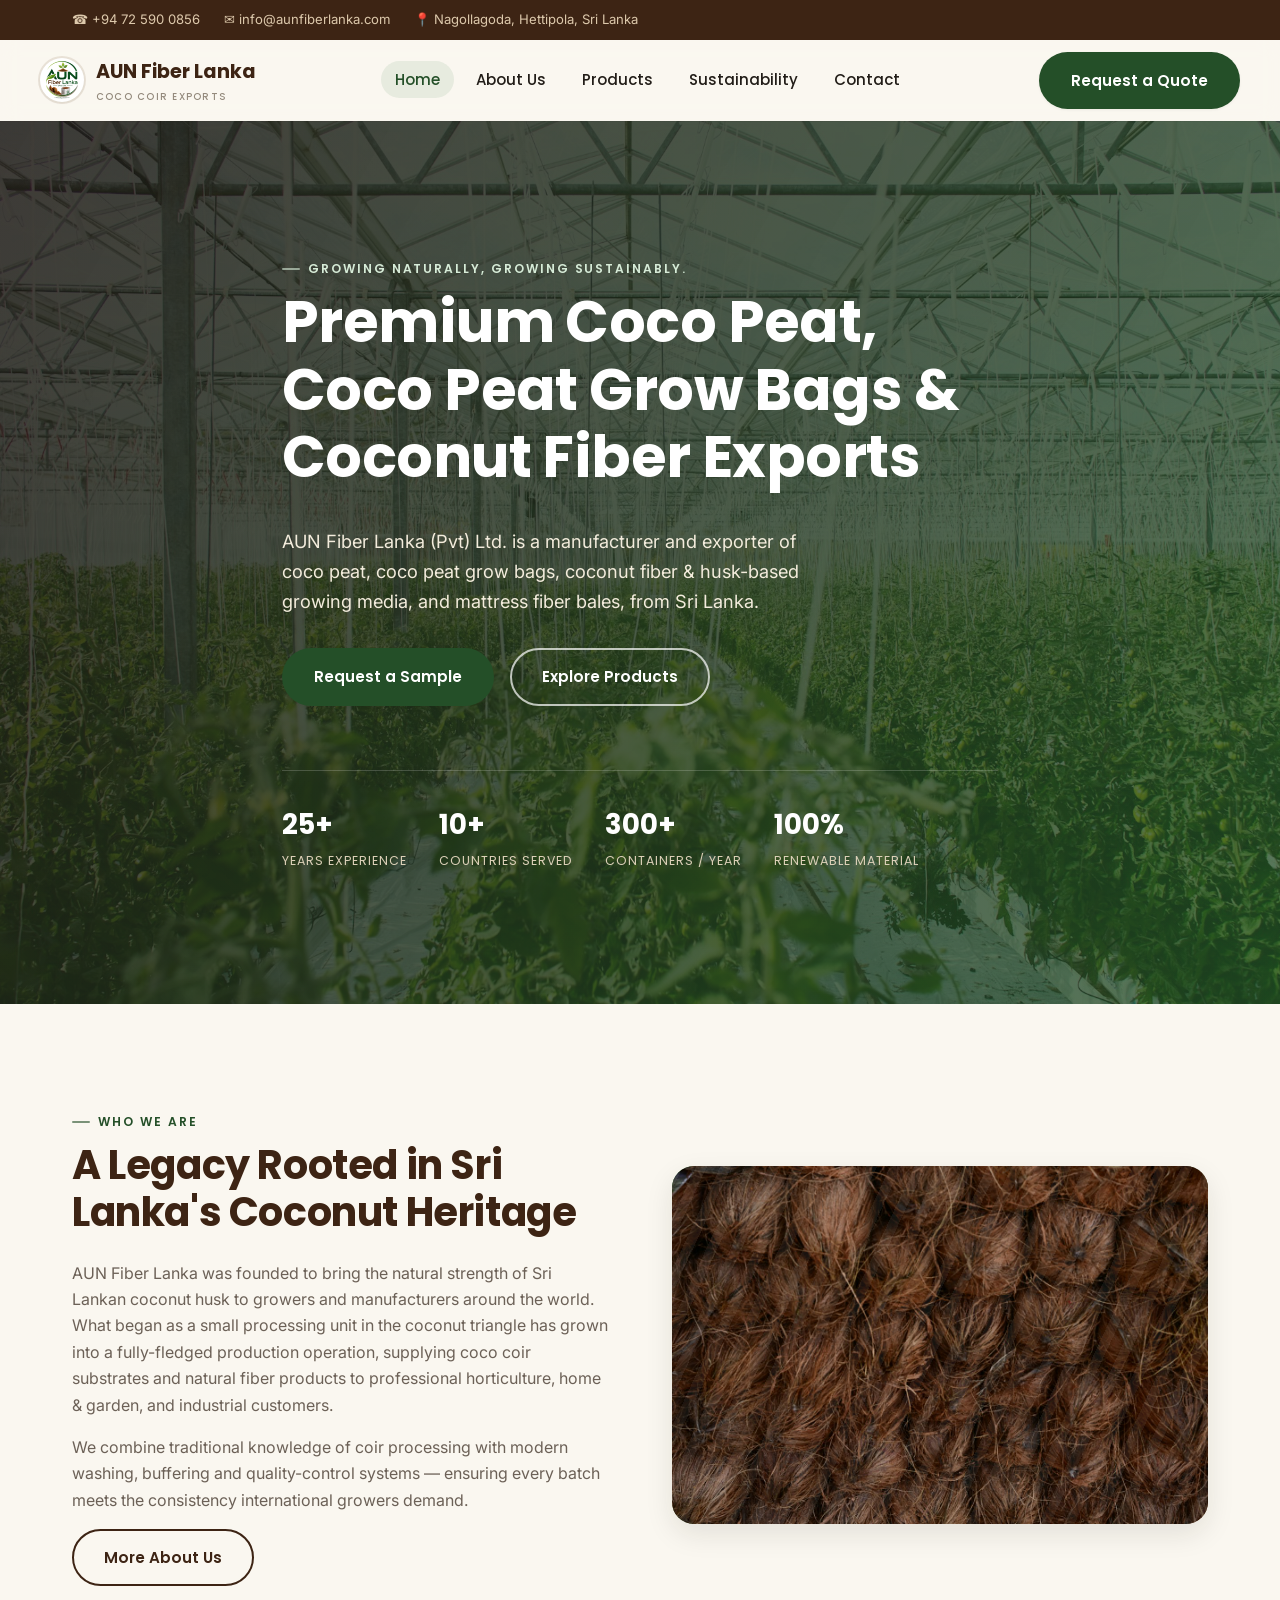
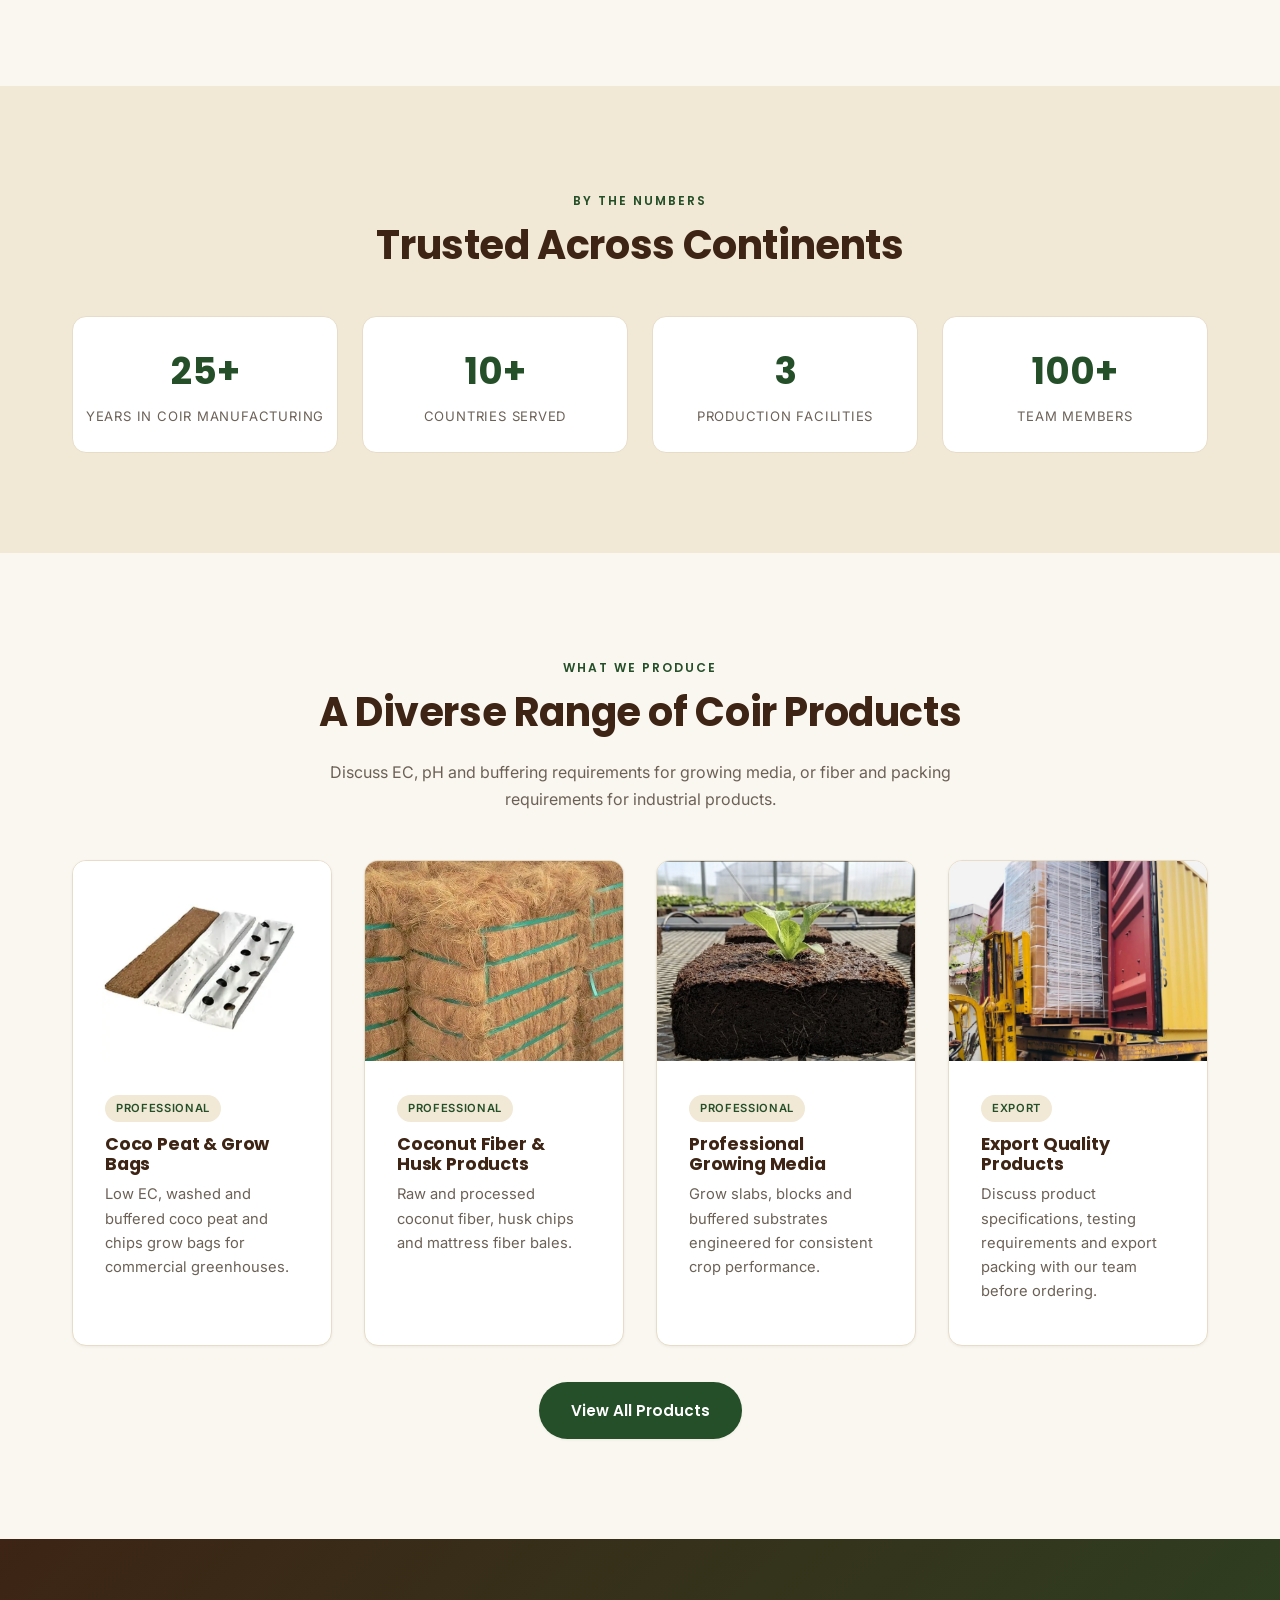
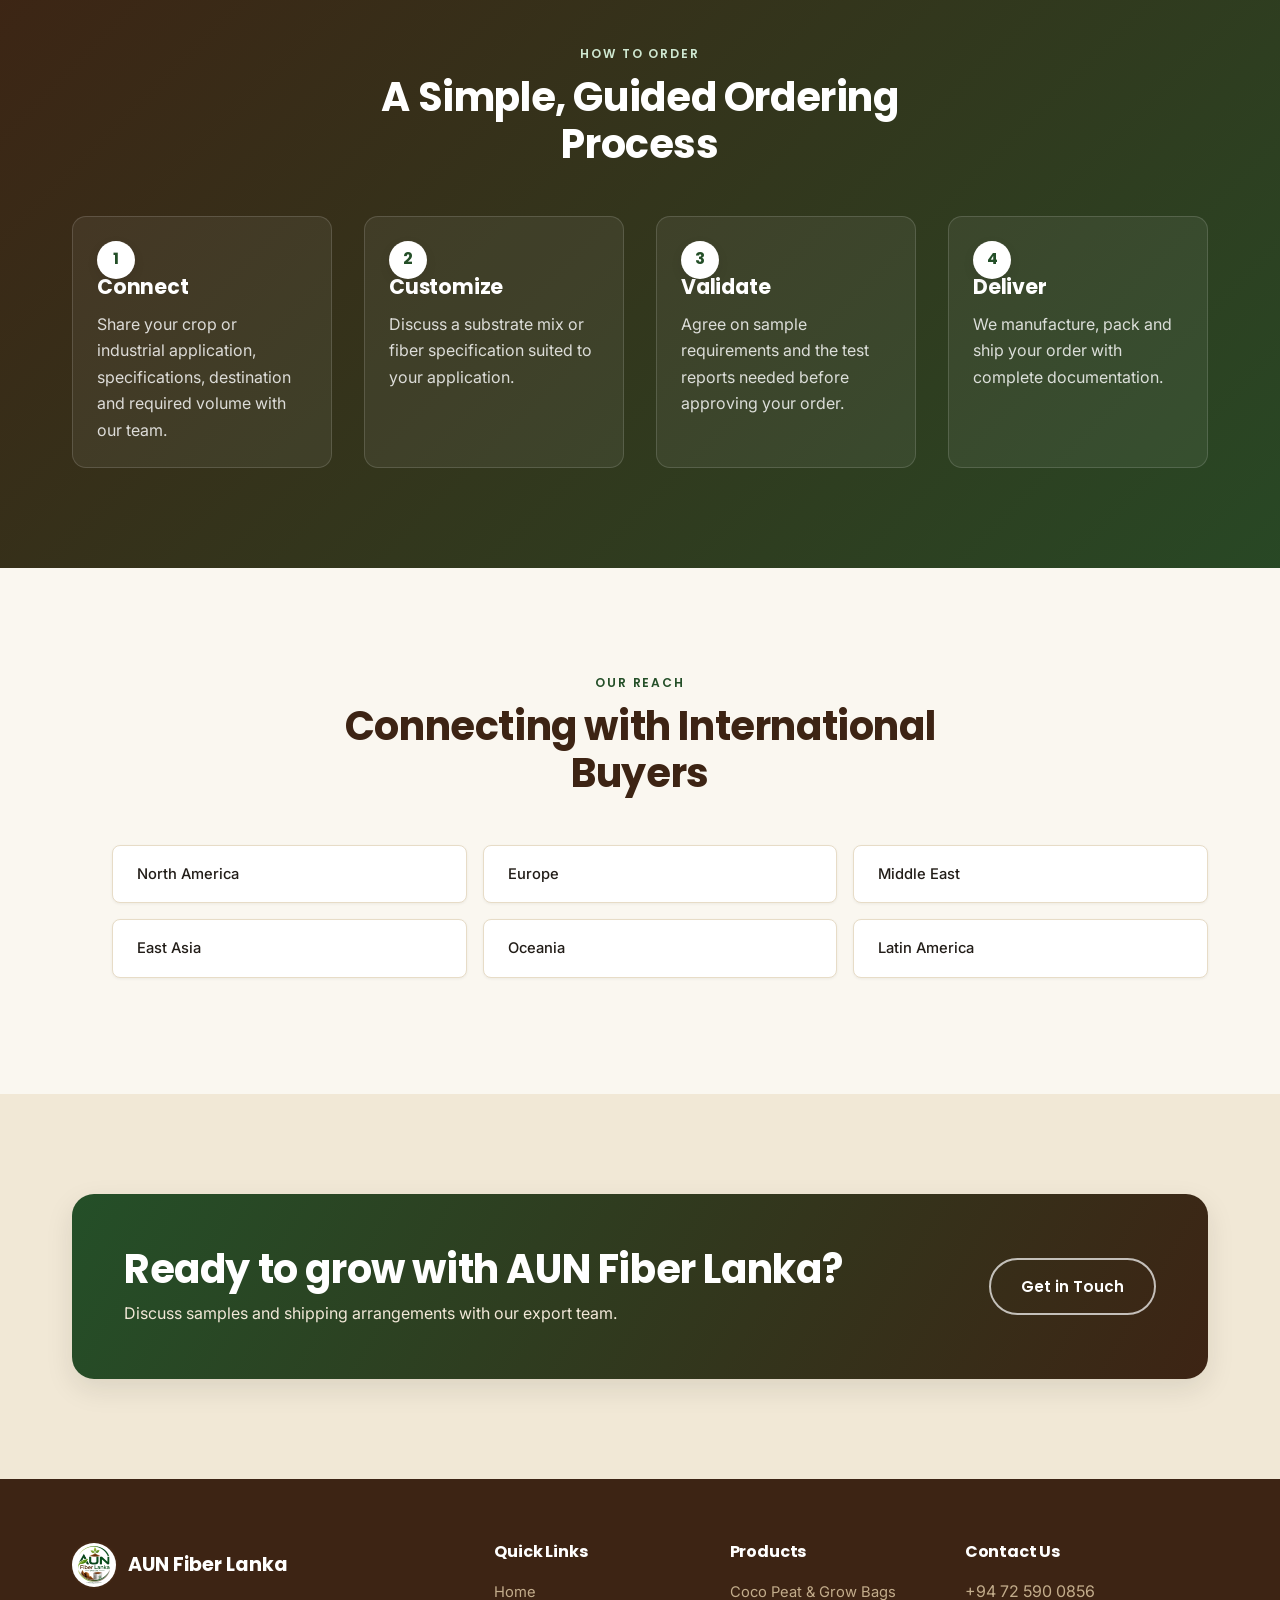
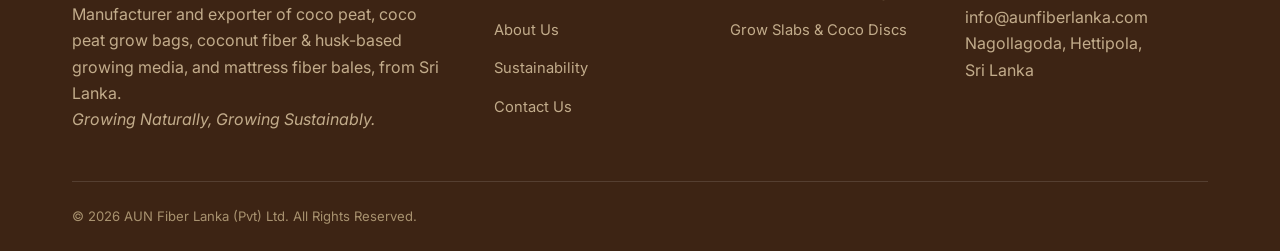
<file: index.html>
<!DOCTYPE html>
<html lang="en">
<head>
<meta charset="UTF-8">
<meta name="viewport" content="width=device-width, initial-scale=1.0">
<title>AUN Fiber Lanka | Sri Lanka's Coco Coir &amp; Fiber Exporter</title>
<meta name="description" content="AUN Fiber Lanka manufactures and exports premium coco coir substrates, coco peat, grow bags and coir fiber products from Sri Lanka's coconut triangle to growers worldwide.">
<link rel="preconnect" href="https://fonts.googleapis.com">
<link href="https://fonts.googleapis.com/css2?family=Poppins:wght@500;600;700;800&family=Inter:wght@400;500;600&display=swap" rel="stylesheet">
<link rel="icon" href="images/favicon.ico">
<link rel="stylesheet" href="css/style.css">
</head>
<body>

<div class="topbar">
  <div class="container">
    <div class="topbar-contacts">
      <span>&#9742; +94 72 590 0856</span>
      <span>&#9993; info@aunfiberlanka.com</span>
      <span>&#128205; Nagollagoda, Hettipola, Sri Lanka</span>
    </div>
  </div>
</div>

<header class="site-header">
  <div class="container nav">
    <a href="index.html" class="brand">
      <img class="brand-mark" src="images/logo.png" alt="AUN Fiber Lanka logo">
      <span>AUN Fiber Lanka<br><small>Coco Coir Exports</small></span>
    </a>
    <nav>
      <ul class="nav-links">
        <li><a href="index.html" class="active">Home</a></li>
        <li><a href="about.html">About Us</a></li>
        <li><a href="products.html">Products</a></li>
        <li><a href="sustainability.html">Sustainability</a></li>
        <li><a href="contact.html">Contact</a></li>
      </ul>
    </nav>
    <div class="nav-cta">
      <a href="contact.html" class="btn btn-primary">Request a Quote</a>
    </div>
    <button class="nav-toggle" aria-label="Toggle menu"><span></span><span></span><span></span></button>
  </div>
</header>

<section class="hero">
  <div class="container">
    <span class="eyebrow" style="color:#d7ecd8;">Growing Naturally, Growing Sustainably.</span>
    <h1>Premium Coco Peat, Coco Peat Grow Bags &amp; Coconut Fiber Exports</h1>
    <p class="lead">AUN Fiber Lanka (Pvt) Ltd. is a manufacturer and exporter of coco peat, coco peat grow bags, coconut fiber &amp; husk-based growing media, and mattress fiber bales, from Sri Lanka.</p>
    <div class="hero-actions">
      <a href="contact.html" class="btn btn-primary">Request a Sample</a>
      <a href="products.html" class="btn btn-outline">Explore Products</a>
    </div>
    <div class="hero-badges">
      <div class="hero-badge"><b>25+</b><span>Years Experience</span></div>
      <div class="hero-badge"><b>10+</b><span>Countries Served</span></div>
      <div class="hero-badge"><b>300+</b><span>Containers / Year</span></div>
      <div class="hero-badge"><b>100%</b><span>Renewable Material</span></div>
    </div>
  </div>
</section>

<section class="section">
  <div class="container split">
    <div>
      <span class="eyebrow">Who We Are</span>
      <h2>A Legacy Rooted in Sri Lanka's Coconut Heritage</h2>
      <p>AUN Fiber Lanka was founded to bring the natural strength of Sri Lankan coconut husk to growers and manufacturers around the world. What began as a small processing unit in the coconut triangle has grown into a fully-fledged production operation, supplying coco coir substrates and natural fiber products to professional horticulture, home &amp; garden, and industrial customers.</p>
      <p>We combine traditional knowledge of coir processing with modern washing, buffering and quality-control systems &mdash; ensuring every batch meets the consistency international growers demand.</p>
      <a href="about.html" class="btn btn-outline-dark">More About Us</a>
    </div>
    <div class="media-block"><img src="images/about-heritage-husk.jpg" alt="Close-up of natural coconut coir fiber"></div>
  </div>
</section>

<section class="section section--sand">
  <div class="container">
    <div class="section-head center">
      <span class="eyebrow">By The Numbers</span>
      <h2>Trusted Across Continents</h2>
    </div>
    <div class="stat-strip">
      <div class="stat"><b>25+</b><span>Years in Coir Manufacturing</span></div>
      <div class="stat"><b>10+</b><span>Countries Served</span></div>
      <div class="stat"><b>3</b><span>Production Facilities</span></div>
      <div class="stat"><b>100+</b><span>Team Members</span></div>
    </div>
  </div>
</section>

<section class="section">
  <div class="container">
    <div class="section-head center">
      <span class="eyebrow">What We Produce</span>
      <h2>A Diverse Range of Coir Products</h2>
      <p>Discuss EC, pH and buffering requirements for growing media, or fiber and packing requirements for industrial products.</p>
    </div>
    <div class="grid grid-4">
      <div class="product-card">
        <div class="product-thumb"><img src="images/home-coco-peat-grow-bags.png" alt="Coco peat slab and grow bags" width="597" height="595" loading="lazy" style="object-fit:contain; background:#fff;"></div>
        <div class="body">
          <span class="tag">Professional</span>
          <h3>Coco Peat &amp; Grow Bags</h3>
          <p>Low EC, washed and buffered coco peat and chips grow bags for commercial greenhouses.</p>
        </div>
      </div>
      <div class="product-card">
        <div class="product-thumb"><img src="images/home-coconut-fiber-bales.webp" alt="Stacked coconut fiber bales secured with green straps" width="1000" height="1000" loading="lazy"></div>
        <div class="body">
          <span class="tag">Professional</span>
          <h3>Coconut Fiber &amp; Husk Products</h3>
          <p>Raw and processed coconut fiber, husk chips and mattress fiber bales.</p>
        </div>
      </div>
      <div class="product-card">
        <div class="product-thumb"><img src="images/home-professional-growing-media.png" alt="Young plant growing in a coir substrate block" width="849" height="643" loading="lazy"></div>
        <div class="body">
          <span class="tag">Professional</span>
          <h3>Professional Growing Media</h3>
          <p>Grow slabs, blocks and buffered substrates engineered for consistent crop performance.</p>
        </div>
      </div>
      <div class="product-card">
        <div class="product-thumb"><img src="images/home-export-container.jpeg" alt="Wrapped export pallet being loaded into a shipping container" width="1200" height="1227" loading="lazy"></div>
        <div class="body">
          <span class="tag">Export</span>
          <h3>Export Quality Products</h3>
          <p>Discuss product specifications, testing requirements and export packing with our team before ordering.</p>
        </div>
      </div>
    </div>
    <div style="text-align:center; margin-top:36px;">
      <a href="products.html" class="btn btn-primary">View All Products</a>
    </div>
  </div>
</section>

<section class="section section--dark">
  <div class="container">
    <div class="section-head center">
      <span class="eyebrow">How To Order</span>
      <h2>A Simple, Guided Ordering Process</h2>
    </div>
    <div class="steps">
      <div class="step">
        <h3>Connect</h3>
        <p>Share your crop or industrial application, specifications, destination and required volume with our team.</p>
      </div>
      <div class="step">
        <h3>Customize</h3>
        <p>Discuss a substrate mix or fiber specification suited to your application.</p>
      </div>
      <div class="step">
        <h3>Validate</h3>
        <p>Agree on sample requirements and the test reports needed before approving your order.</p>
      </div>
      <div class="step">
        <h3>Deliver</h3>
        <p>We manufacture, pack and ship your order with complete documentation.</p>
      </div>
    </div>
  </div>
</section>

<section class="section">
  <div class="container">
    <div class="section-head center">
      <span class="eyebrow">Our Reach</span>
      <h2>Connecting with International Buyers</h2>
    </div>
    <ul class="map-list">
      <li>North America</li>
      <li>Europe</li>
      <li>Middle East</li>
      <li>East Asia</li>
      <li>Oceania</li>
      <li>Latin America</li>
    </ul>
  </div>
</section>

<section class="section section--sand">
  <div class="container">
    <div class="cta-band">
      <div>
        <h2>Ready to grow with AUN Fiber Lanka?</h2>
        <p>Discuss samples and shipping arrangements with our export team.</p>
      </div>
      <a href="contact.html" class="btn btn-outline">Get in Touch</a>
    </div>
  </div>
</section>

<footer class="site-footer">
  <div class="container">
    <div class="footer-grid">
      <div>
        <div class="brand" style="color:white; margin-bottom:14px;">
          <img class="brand-mark" src="images/logo.png" alt="AUN Fiber Lanka logo">
          <span>AUN Fiber Lanka</span>
        </div>
        <p>Manufacturer and exporter of coco peat, coco peat grow bags, coconut fiber &amp; husk-based growing media, and mattress fiber bales, from Sri Lanka. <br><em>Growing Naturally, Growing Sustainably.</em></p>
      </div>
      <div>
        <h4>Quick Links</h4>
        <ul>
          <li><a href="index.html">Home</a></li>
          <li><a href="about.html">About Us</a></li>
          <li><a href="sustainability.html">Sustainability</a></li>
          <li><a href="contact.html">Contact Us</a></li>
        </ul>
      </div>
      <div>
        <h4>Products</h4>
        <ul>
          <li><a href="products.html">Coco Peat &amp; Grow Bags</a></li>
          <li><a href="products.html">Grow Slabs &amp; Coco Discs</a></li>
        </ul>
      </div>
      <div>
        <h4>Contact Us</h4>
        <p>+94 72 590 0856<br>info@aunfiberlanka.com<br>Nagollagoda, Hettipola,<br>Sri Lanka</p>
      </div>
    </div>
    <div class="footer-bottom">
      <span>&copy; <span id="year"></span> AUN Fiber Lanka (Pvt) Ltd. All Rights Reserved.</span>
    </div>
  </div>
</footer>

<script src="js/main.js"></script>
</body>
</html>
</file>
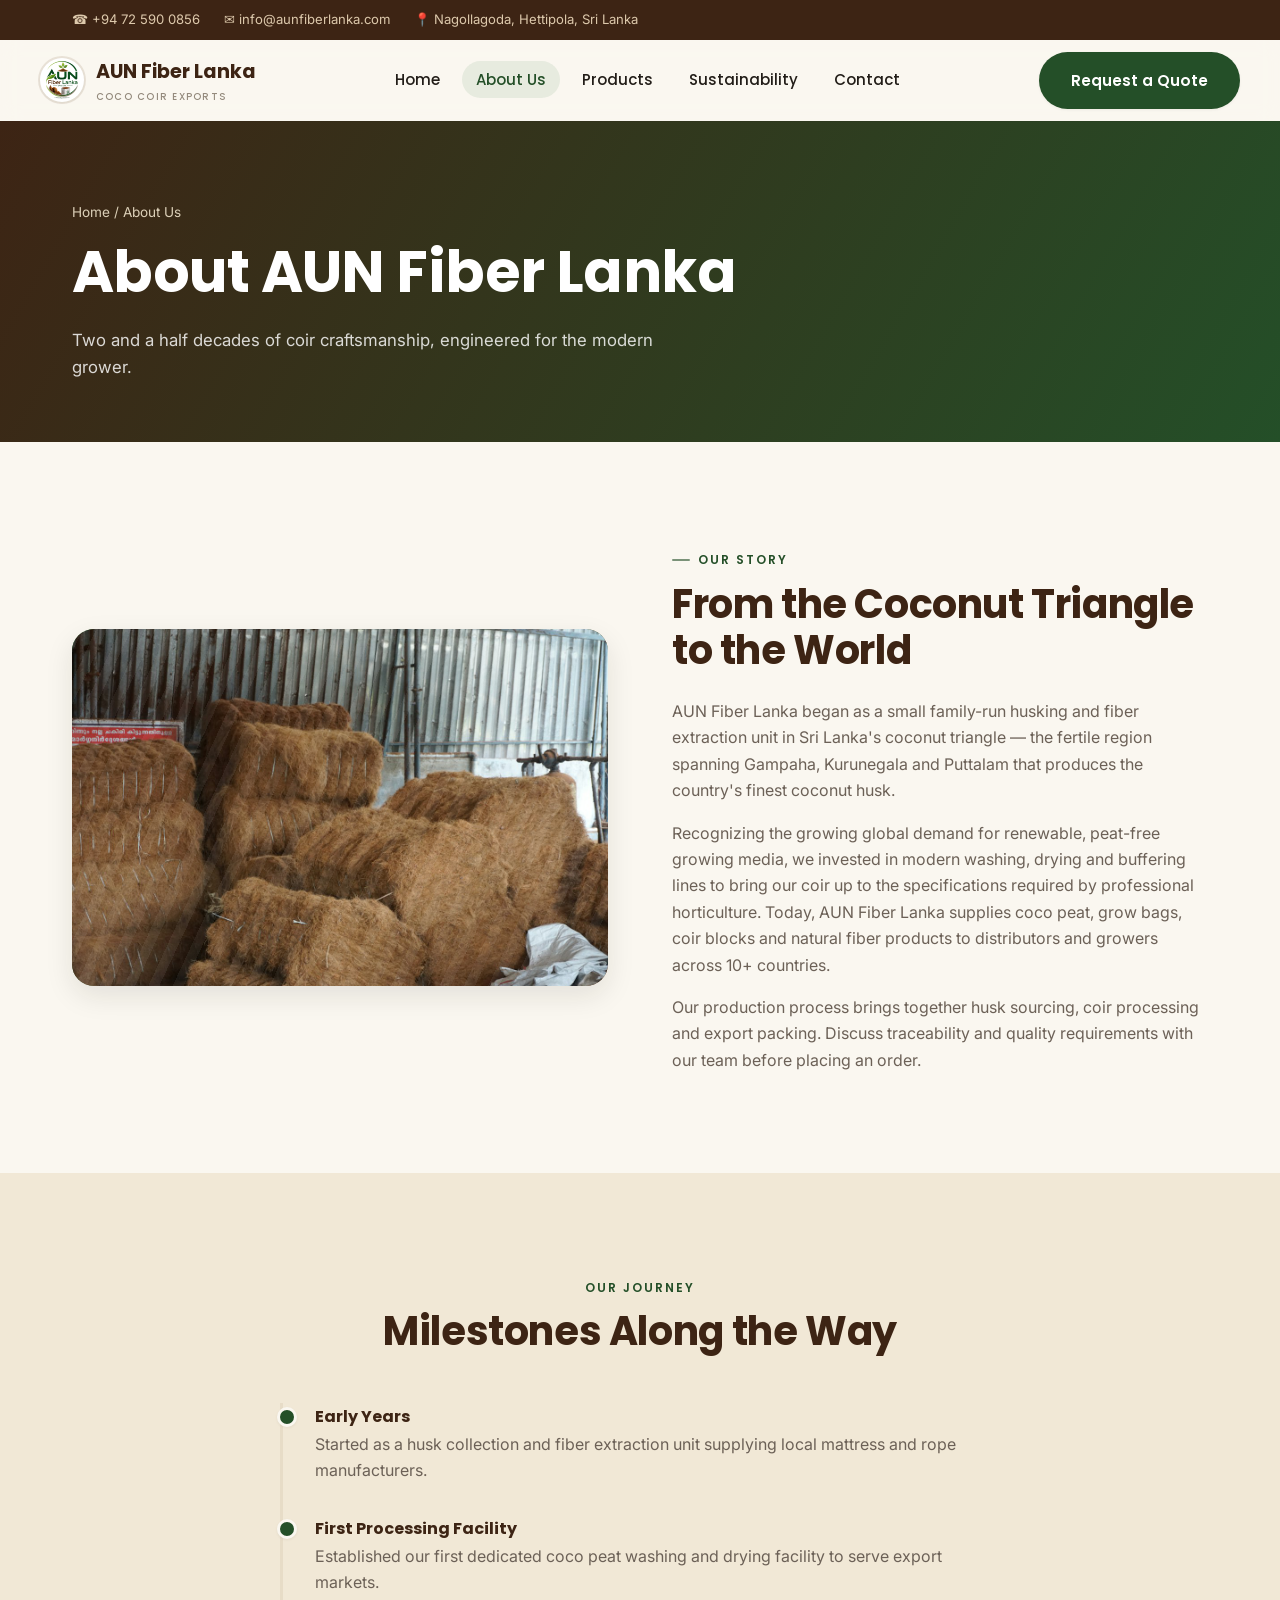
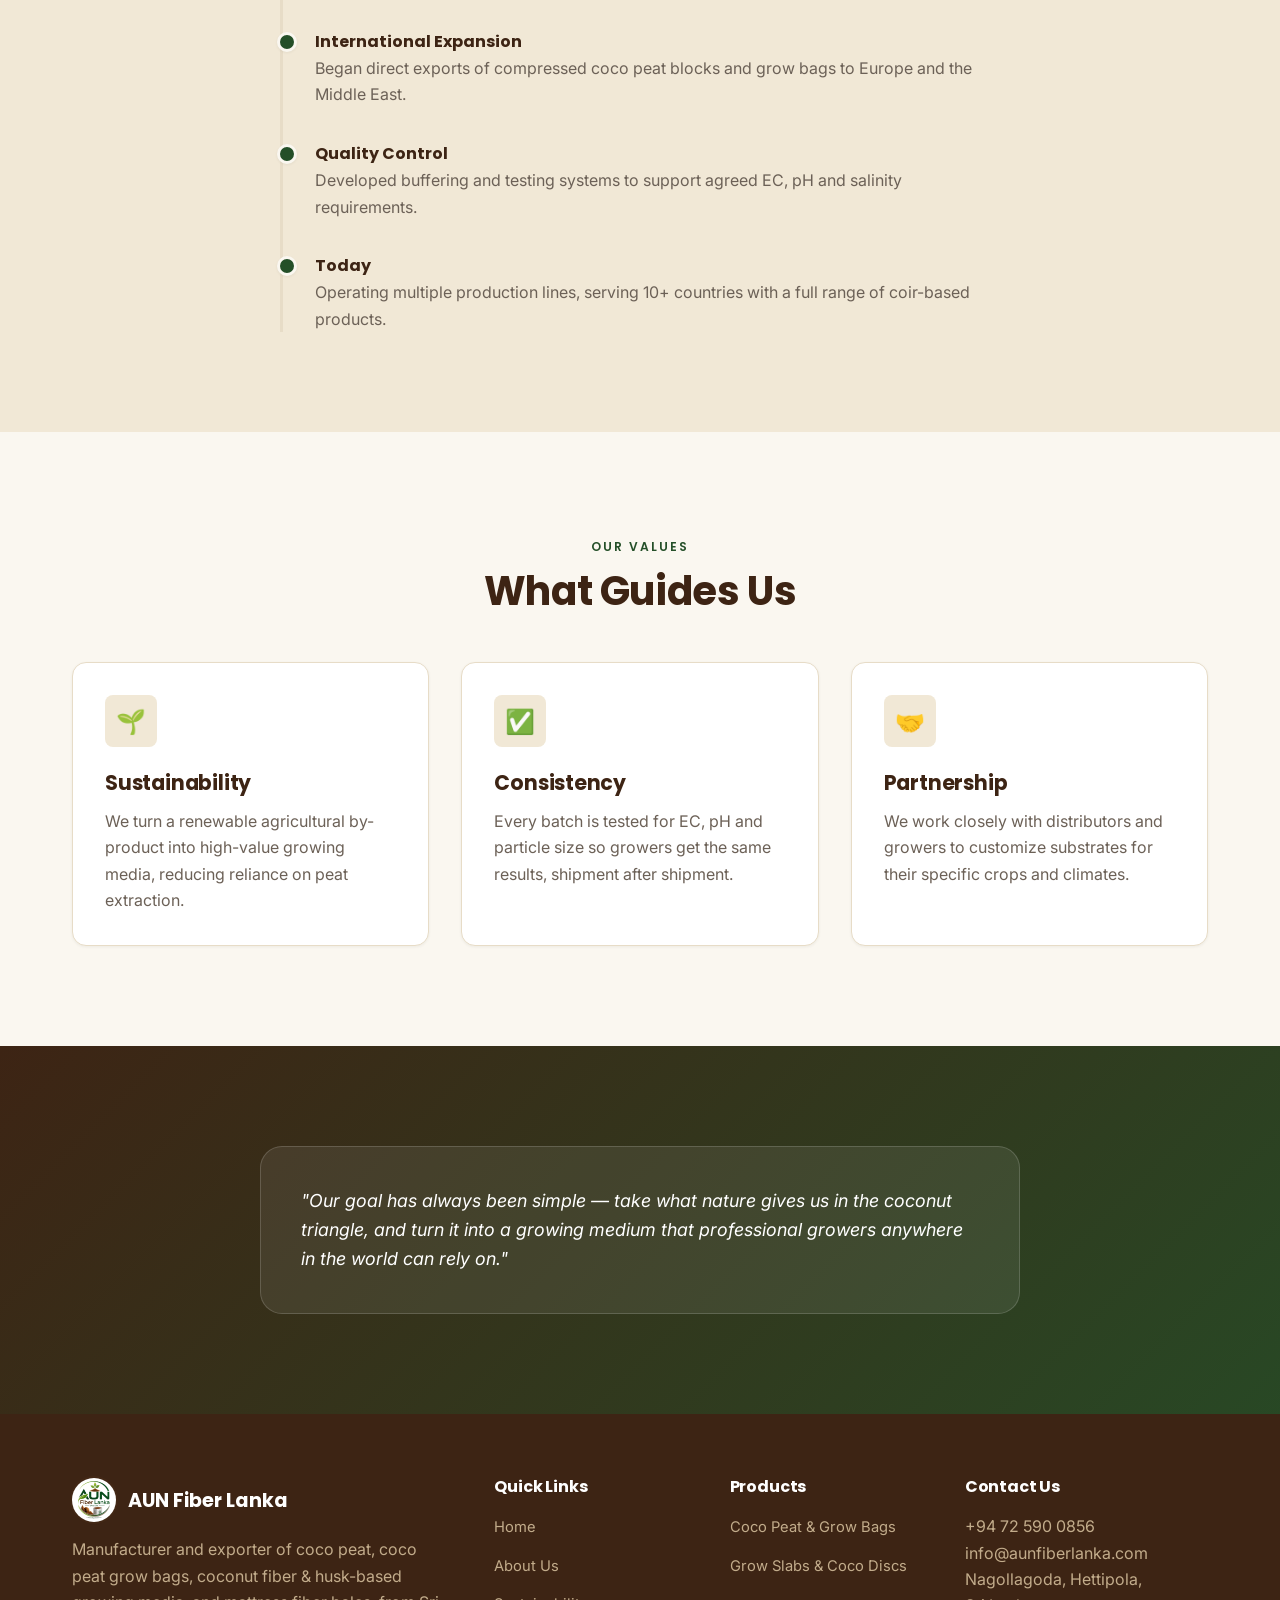
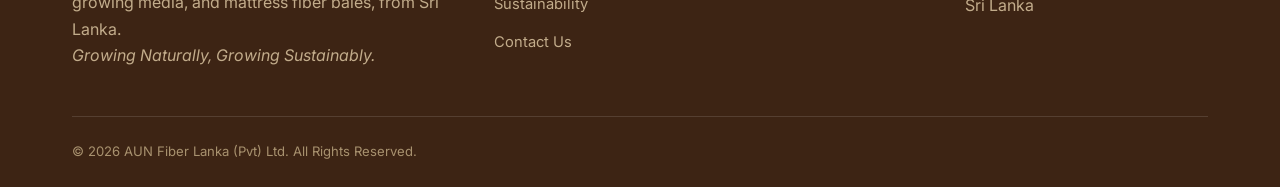
<file: about.html>
<!DOCTYPE html>
<html lang="en">
<head>
<meta charset="UTF-8">
<meta name="viewport" content="width=device-width, initial-scale=1.0">
<title>About Us | AUN Fiber Lanka</title>
<meta name="description" content="Learn about AUN Fiber Lanka's history, mission and production capabilities as a Sri Lankan coco coir and fiber exporter.">
<link rel="preconnect" href="https://fonts.googleapis.com">
<link href="https://fonts.googleapis.com/css2?family=Poppins:wght@500;600;700;800&family=Inter:wght@400;500;600&display=swap" rel="stylesheet">
<link rel="icon" href="images/favicon.ico">
<link rel="stylesheet" href="css/style.css">
</head>
<body>

<div class="topbar">
  <div class="container">
    <div class="topbar-contacts">
      <span>&#9742; +94 72 590 0856</span>
      <span>&#9993; info@aunfiberlanka.com</span>
      <span>&#128205; Nagollagoda, Hettipola, Sri Lanka</span>
    </div>
  </div>
</div>

<header class="site-header">
  <div class="container nav">
    <a href="index.html" class="brand">
      <img class="brand-mark" src="images/logo.png" alt="AUN Fiber Lanka logo">
      <span>AUN Fiber Lanka<br><small>Coco Coir Exports</small></span>
    </a>
    <nav>
      <ul class="nav-links">
        <li><a href="index.html">Home</a></li>
        <li><a href="about.html" class="active">About Us</a></li>
        <li><a href="products.html">Products</a></li>
        <li><a href="sustainability.html">Sustainability</a></li>
        <li><a href="contact.html">Contact</a></li>
      </ul>
    </nav>
    <div class="nav-cta">
      <a href="contact.html" class="btn btn-primary">Request a Quote</a>
    </div>
    <button class="nav-toggle" aria-label="Toggle menu"><span></span><span></span><span></span></button>
  </div>
</header>

<section class="page-hero">
  <div class="container">
    <div class="breadcrumb"><a href="index.html">Home</a> / About Us</div>
    <h1>About AUN Fiber Lanka</h1>
    <p>Two and a half decades of coir craftsmanship, engineered for the modern grower.</p>
  </div>
</section>

<section class="section">
  <div class="container split">
    <div class="media-block"><img src="images/about-legacy-bales.jpg" alt="Warehouse stacked with processed coir fiber bales"></div>
    <div>
      <span class="eyebrow">Our Story</span>
      <h2>From the Coconut Triangle to the World</h2>
      <p>AUN Fiber Lanka began as a small family-run husking and fiber extraction unit in Sri Lanka's coconut triangle &mdash; the fertile region spanning Gampaha, Kurunegala and Puttalam that produces the country's finest coconut husk.</p>
      <p>Recognizing the growing global demand for renewable, peat-free growing media, we invested in modern washing, drying and buffering lines to bring our coir up to the specifications required by professional horticulture. Today, AUN Fiber Lanka supplies coco peat, grow bags, coir blocks and natural fiber products to distributors and growers across 10+ countries.</p>
      <p>Our production process brings together husk sourcing, coir processing and export packing. Discuss traceability and quality requirements with our team before placing an order.</p>
    </div>
  </div>
</section>

<section class="section section--sand">
  <div class="container">
    <div class="section-head center">
      <span class="eyebrow">Our Journey</span>
      <h2>Milestones Along the Way</h2>
    </div>
    <div class="timeline" style="max-width:720px; margin:0 auto;">
      <div class="timeline-item">
        <b>Early Years</b>
        <p>Started as a husk collection and fiber extraction unit supplying local mattress and rope manufacturers.</p>
      </div>
      <div class="timeline-item">
        <b>First Processing Facility</b>
        <p>Established our first dedicated coco peat washing and drying facility to serve export markets.</p>
      </div>
      <div class="timeline-item">
        <b>International Expansion</b>
        <p>Began direct exports of compressed coco peat blocks and grow bags to Europe and the Middle East.</p>
      </div>
      <div class="timeline-item">
        <b>Quality Control</b>
        <p>Developed buffering and testing systems to support agreed EC, pH and salinity requirements.</p>
      </div>
      <div class="timeline-item">
        <b>Today</b>
        <p>Operating multiple production lines, serving 10+ countries with a full range of coir-based products.</p>
      </div>
    </div>
  </div>
</section>

<section class="section">
  <div class="container">
    <div class="section-head center">
      <span class="eyebrow">Our Values</span>
      <h2>What Guides Us</h2>
    </div>
    <div class="grid grid-3">
      <div class="card">
        <div class="icon">&#127793;</div>
        <h3>Sustainability</h3>
        <p>We turn a renewable agricultural by-product into high-value growing media, reducing reliance on peat extraction.</p>
      </div>
      <div class="card">
        <div class="icon">&#9989;</div>
        <h3>Consistency</h3>
        <p>Every batch is tested for EC, pH and particle size so growers get the same results, shipment after shipment.</p>
      </div>
      <div class="card">
        <div class="icon">&#129309;</div>
        <h3>Partnership</h3>
        <p>We work closely with distributors and growers to customize substrates for their specific crops and climates.</p>
      </div>
    </div>
  </div>
</section>

<section class="section section--dark">
  <div class="container">
    <div class="quote-block" style="background:rgba(255,255,255,0.08); color:white; max-width:760px; margin:0 auto;">
      "Our goal has always been simple &mdash; take what nature gives us in the coconut triangle, and turn it into a growing medium that professional growers anywhere in the world can rely on."
    </div>
  </div>
</section>

<footer class="site-footer">
  <div class="container">
    <div class="footer-grid">
      <div>
        <div class="brand" style="color:white; margin-bottom:14px;">
          <img class="brand-mark" src="images/logo.png" alt="AUN Fiber Lanka logo">
          <span>AUN Fiber Lanka</span>
        </div>
        <p>Manufacturer and exporter of coco peat, coco peat grow bags, coconut fiber &amp; husk-based growing media, and mattress fiber bales, from Sri Lanka. <br><em>Growing Naturally, Growing Sustainably.</em></p>
      </div>
      <div>
        <h4>Quick Links</h4>
        <ul>
          <li><a href="index.html">Home</a></li>
          <li><a href="about.html">About Us</a></li>
          <li><a href="sustainability.html">Sustainability</a></li>
          <li><a href="contact.html">Contact Us</a></li>
        </ul>
      </div>
      <div>
        <h4>Products</h4>
        <ul>
          <li><a href="products.html">Coco Peat &amp; Grow Bags</a></li>
          <li><a href="products.html">Grow Slabs &amp; Coco Discs</a></li>
        </ul>
      </div>
      <div>
        <h4>Contact Us</h4>
        <p>+94 72 590 0856<br>info@aunfiberlanka.com<br>Nagollagoda, Hettipola,<br>Sri Lanka</p>
      </div>
    </div>
    <div class="footer-bottom">
      <span>&copy; <span id="year"></span> AUN Fiber Lanka (Pvt) Ltd. All Rights Reserved.</span>
    </div>
  </div>
</footer>

<script src="js/main.js"></script>
</body>
</html>
</file>
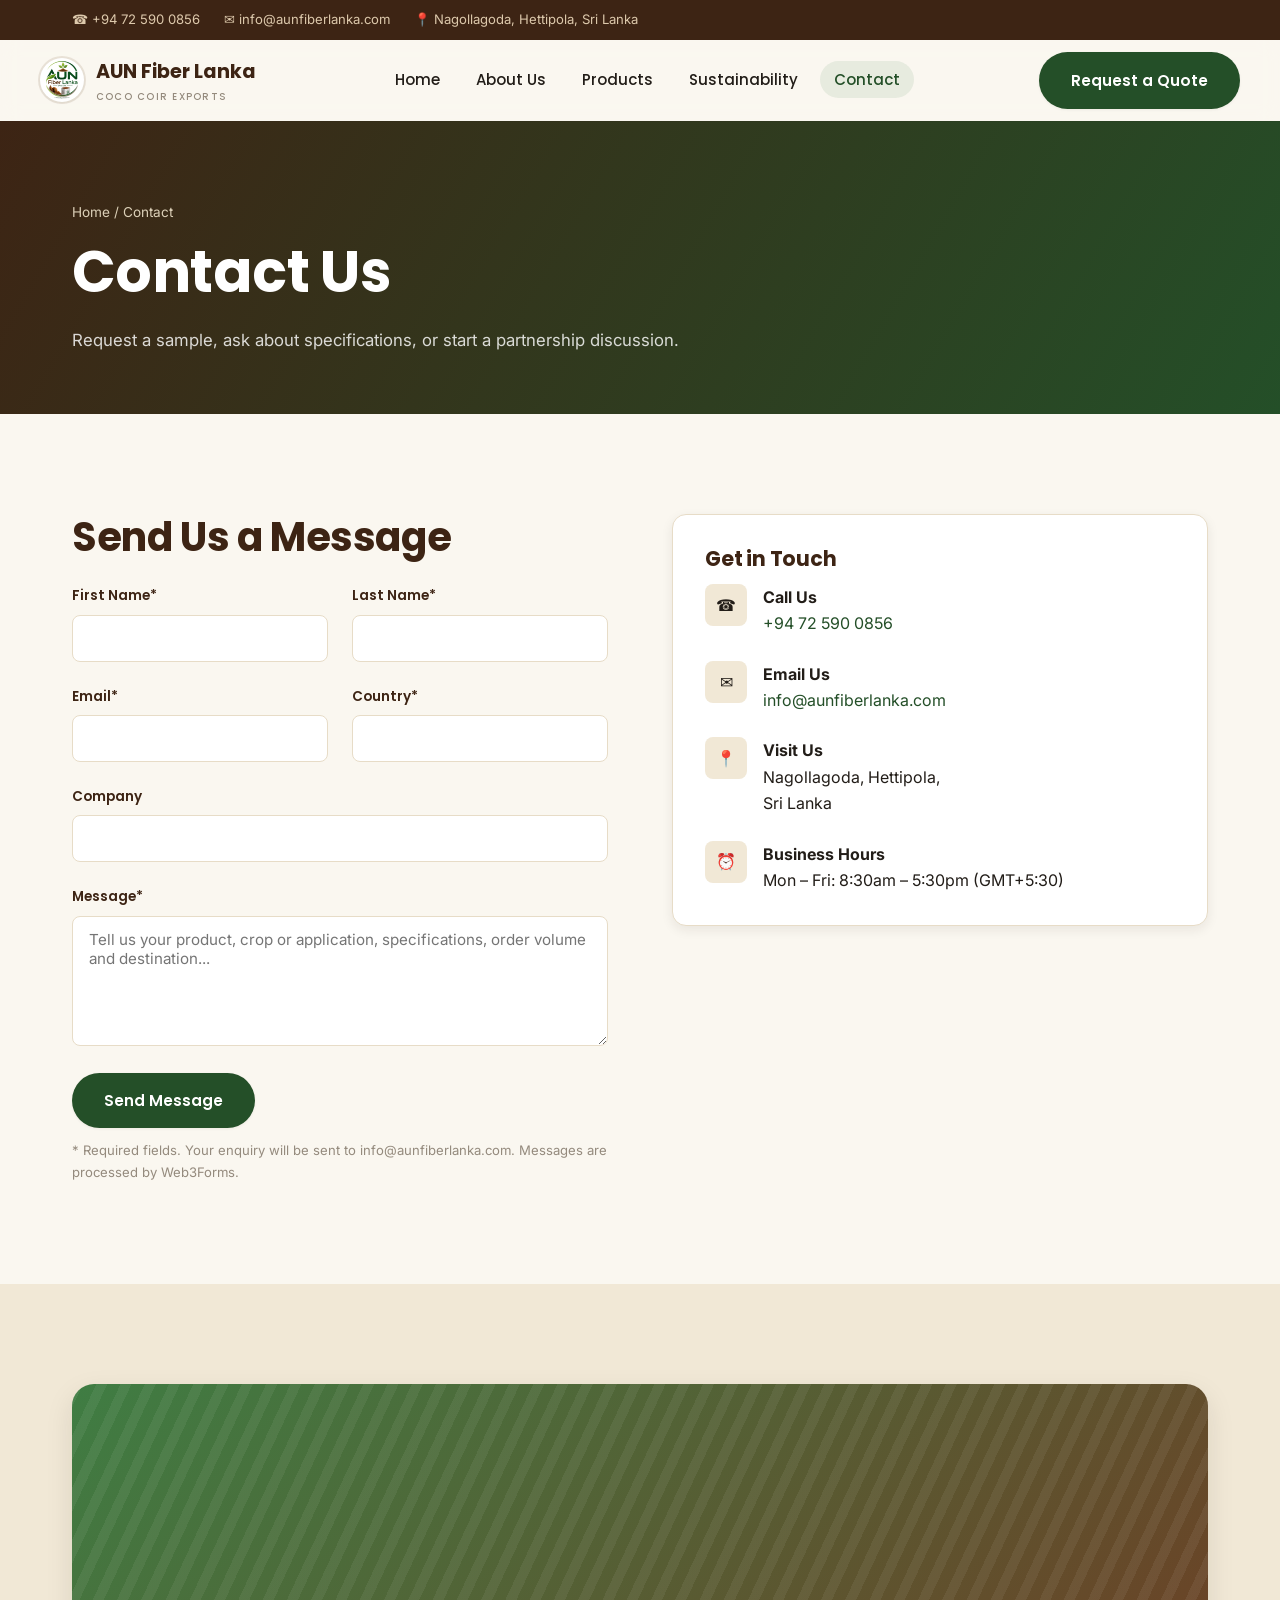
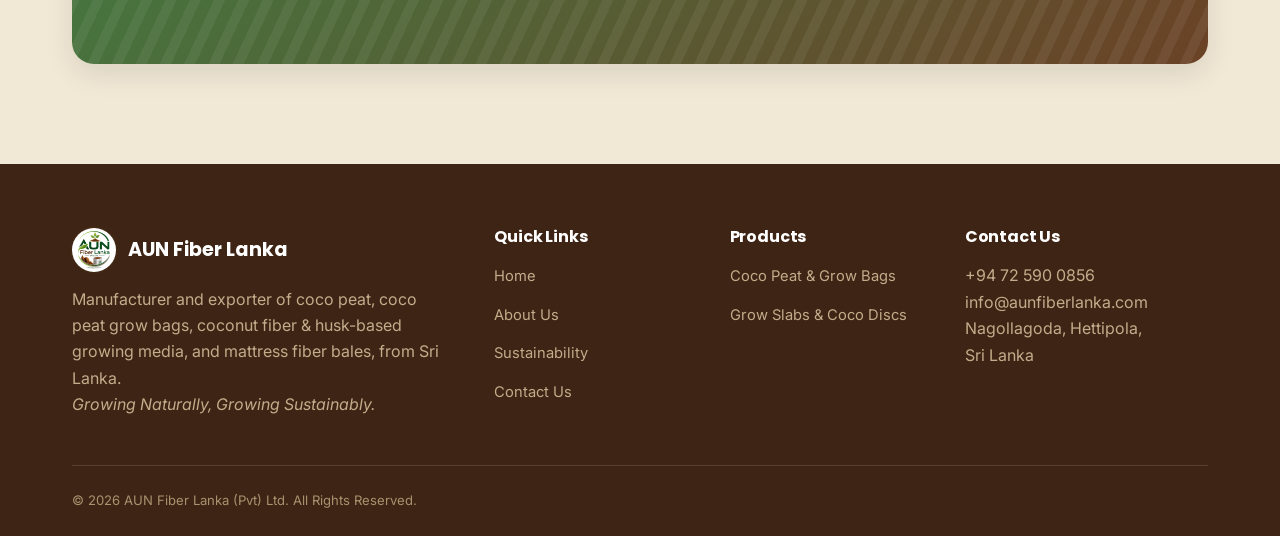
<file: contact.html>
<!DOCTYPE html>
<html lang="en">
<head>
<meta charset="UTF-8">
<meta name="viewport" content="width=device-width, initial-scale=1.0">
<title>Contact Us | AUN Fiber Lanka</title>
<meta name="description" content="Get in touch with AUN Fiber Lanka to request a coco coir sample, quote or partnership discussion.">
<link rel="preconnect" href="https://fonts.googleapis.com">
<link href="https://fonts.googleapis.com/css2?family=Poppins:wght@500;600;700;800&family=Inter:wght@400;500;600&display=swap" rel="stylesheet">
<link rel="icon" href="images/favicon.ico">
<link rel="stylesheet" href="css/style.css">
</head>
<body>

<div class="topbar">
  <div class="container">
    <div class="topbar-contacts">
      <span>&#9742; +94 72 590 0856</span>
      <span>&#9993; info@aunfiberlanka.com</span>
      <span>&#128205; Nagollagoda, Hettipola, Sri Lanka</span>
    </div>
  </div>
</div>

<header class="site-header">
  <div class="container nav">
    <a href="index.html" class="brand">
      <img class="brand-mark" src="images/logo.png" alt="AUN Fiber Lanka logo">
      <span>AUN Fiber Lanka<br><small>Coco Coir Exports</small></span>
    </a>
    <nav>
      <ul class="nav-links">
        <li><a href="index.html">Home</a></li>
        <li><a href="about.html">About Us</a></li>
        <li><a href="products.html">Products</a></li>
        <li><a href="sustainability.html">Sustainability</a></li>
        <li><a href="contact.html" class="active">Contact</a></li>
      </ul>
    </nav>
    <div class="nav-cta">
      <a href="contact.html" class="btn btn-primary">Request a Quote</a>
    </div>
    <button class="nav-toggle" aria-label="Toggle menu"><span></span><span></span><span></span></button>
  </div>
</header>

<section class="page-hero">
  <div class="container">
    <div class="breadcrumb"><a href="index.html">Home</a> / Contact</div>
    <h1>Contact Us</h1>
    <p>Request a sample, ask about specifications, or start a partnership discussion.</p>
  </div>
</section>

<section class="section">
  <div class="container split" style="align-items:flex-start;">
    <div>
      <h2>Send Us a Message</h2>
      <p id="form-status" role="status" aria-live="polite" hidden></p>
      <form id="contact-form" action="https://api.web3forms.com/submit" method="POST">
        <input type="hidden" name="access_key" value="956a7fa4-e687-43fd-aebc-085456d7c074">
        <input type="hidden" name="subject" value="New enquiry — AUN Fiber Lanka website">
        <input type="hidden" name="from_name" value="AUN Fiber Lanka Website">
        <input type="checkbox" name="botcheck" style="display:none" tabindex="-1" autocomplete="off" aria-hidden="true">
        <div class="form-grid">
          <div>
            <label for="first-name">First Name*</label>
            <input type="text" id="first-name" name="first-name" required>
          </div>
          <div>
            <label for="last-name">Last Name*</label>
            <input type="text" id="last-name" name="last-name" required>
          </div>
          <div>
            <label for="email">Email*</label>
            <input type="email" id="email" name="email" required>
          </div>
          <div>
            <label for="country">Country*</label>
            <input type="text" id="country" name="country" required>
          </div>
          <div class="full">
            <label for="company">Company</label>
            <input type="text" id="company" name="company">
          </div>
          <div class="full">
            <label for="message">Message*</label>
            <textarea id="message" name="message" required placeholder="Tell us your product, crop or application, specifications, order volume and destination..."></textarea>
          </div>
        </div>
        <div style="margin-top:20px;">
          <button type="submit" class="btn btn-primary">Send Message</button>
        </div>
        <p class="form-note">* Required fields. Your enquiry will be sent to info@aunfiberlanka.com. Messages are processed by Web3Forms.</p>
      </form>
    </div>

    <div class="contact-info-card">
      <h3>Get in Touch</h3>
      <ul>
        <li>
          <div class="icon">&#9742;</div>
          <div>
            <b>Call Us</b><br>
            <a href="tel:+94725900856">+94 72 590 0856</a>
          </div>
        </li>
        <li>
          <div class="icon">&#9993;</div>
          <div>
            <b>Email Us</b><br>
            <a href="mailto:info@aunfiberlanka.com">info@aunfiberlanka.com</a>
          </div>
        </li>
        <li>
          <div class="icon">&#128205;</div>
          <div>
            <b>Visit Us</b><br>
            Nagollagoda, Hettipola,<br>Sri Lanka
          </div>
        </li>
        <li>
          <div class="icon">&#9200;</div>
          <div>
            <b>Business Hours</b><br>
            Mon &ndash; Fri: 8:30am &ndash; 5:30pm (GMT+5:30)
          </div>
        </li>
      </ul>
    </div>
  </div>
</section>

<section class="section section--sand">
  <div class="container">
    <div class="media-block" style="min-height:280px;">
      <iframe src="https://maps.google.com/maps?q=Hettipola,%20Sri%20Lanka&t=&z=12&ie=UTF8&iwloc=&output=embed" style="min-height:280px;" loading="lazy" referrerpolicy="no-referrer-when-downgrade" title="Hettipola area map"></iframe>
    </div>
  </div>
</section>

<footer class="site-footer">
  <div class="container">
    <div class="footer-grid">
      <div>
        <div class="brand" style="color:white; margin-bottom:14px;">
          <img class="brand-mark" src="images/logo.png" alt="AUN Fiber Lanka logo">
          <span>AUN Fiber Lanka</span>
        </div>
        <p>Manufacturer and exporter of coco peat, coco peat grow bags, coconut fiber &amp; husk-based growing media, and mattress fiber bales, from Sri Lanka. <br><em>Growing Naturally, Growing Sustainably.</em></p>
      </div>
      <div>
        <h4>Quick Links</h4>
        <ul>
          <li><a href="index.html">Home</a></li>
          <li><a href="about.html">About Us</a></li>
          <li><a href="sustainability.html">Sustainability</a></li>
          <li><a href="contact.html">Contact Us</a></li>
        </ul>
      </div>
      <div>
        <h4>Products</h4>
        <ul>
          <li><a href="products.html">Coco Peat &amp; Grow Bags</a></li>
          <li><a href="products.html">Grow Slabs &amp; Coco Discs</a></li>
        </ul>
      </div>
      <div>
        <h4>Contact Us</h4>
        <p>+94 72 590 0856<br>info@aunfiberlanka.com<br>Nagollagoda, Hettipola,<br>Sri Lanka</p>
      </div>
    </div>
    <div class="footer-bottom">
      <span>&copy; <span id="year"></span> AUN Fiber Lanka (Pvt) Ltd. All Rights Reserved.</span>
    </div>
  </div>
</footer>

<script src="js/main.js?v=20261106-web3forms"></script>
</body>
</html>
</file>
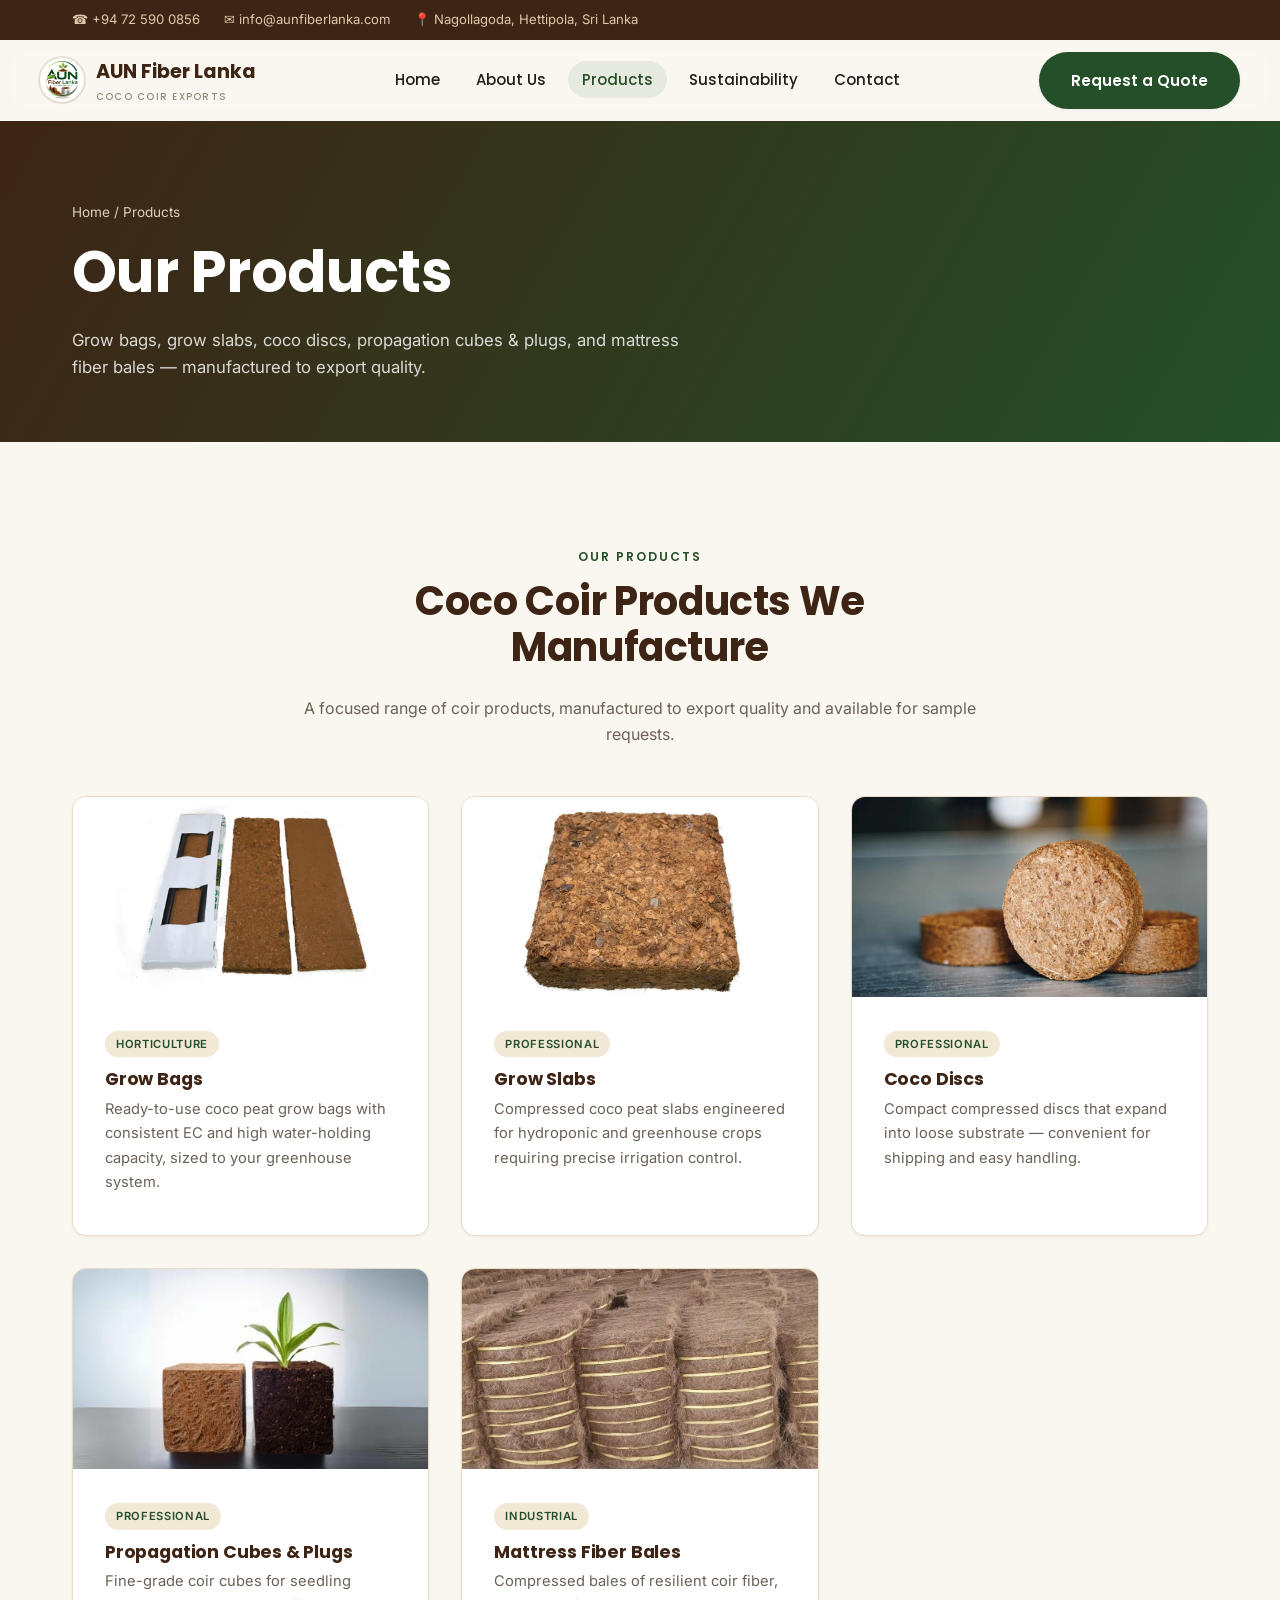
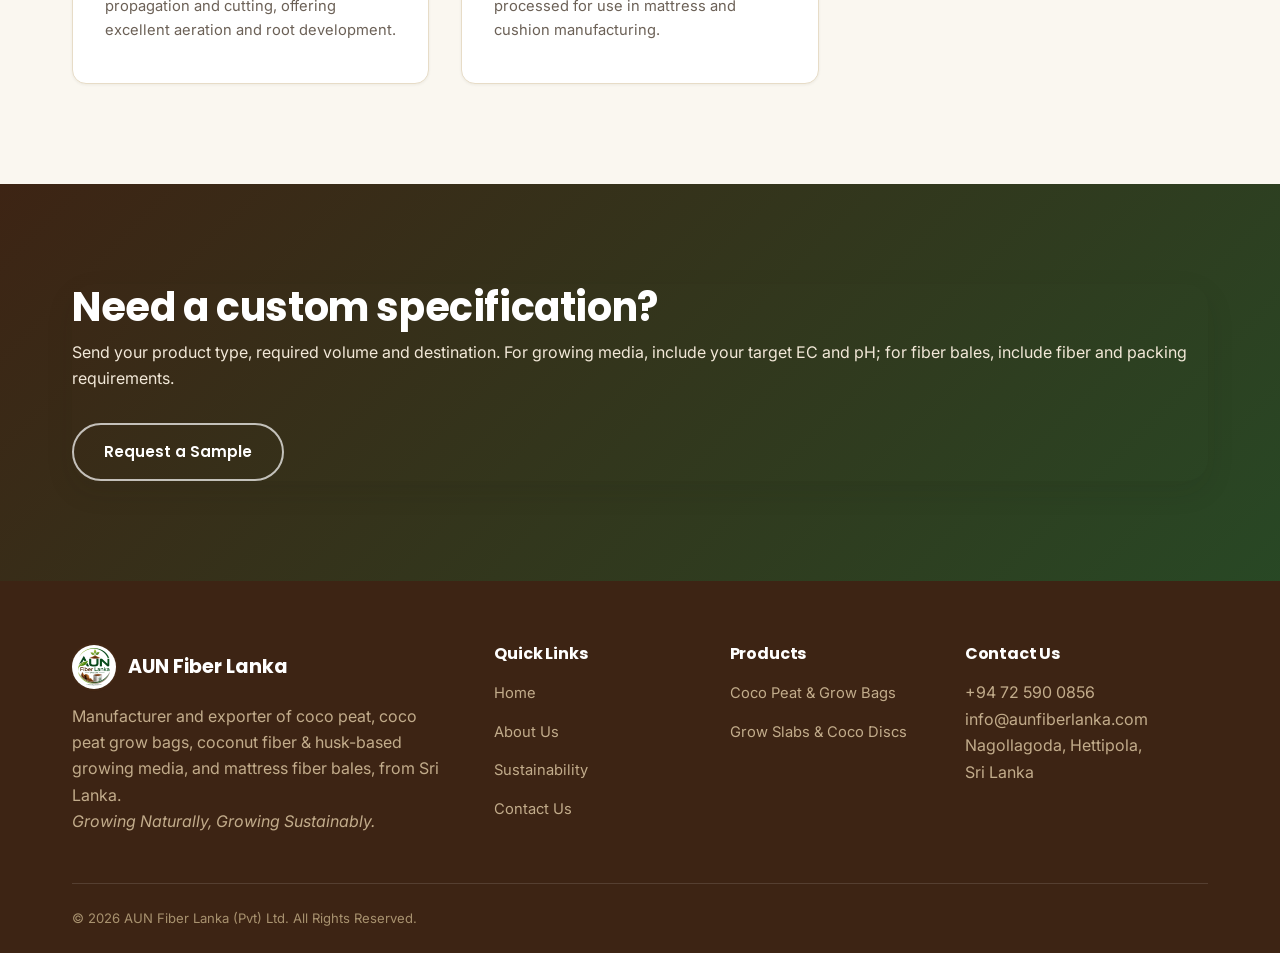
<file: products.html>
<!DOCTYPE html>
<html lang="en">
<head>
<meta charset="UTF-8">
<meta name="viewport" content="width=device-width, initial-scale=1.0">
<title>Products | AUN Fiber Lanka</title>
<meta name="description" content="Explore AUN Fiber Lanka's coco coir product range: grow bags, grow slabs, coco discs, propagation cubes and mattress fiber bales.">
<link rel="preconnect" href="https://fonts.googleapis.com">
<link href="https://fonts.googleapis.com/css2?family=Poppins:wght@500;600;700;800&family=Inter:wght@400;500;600&display=swap" rel="stylesheet">
<link rel="icon" href="images/favicon.ico">
<link rel="stylesheet" href="css/style.css">
</head>
<body>

<div class="topbar">
  <div class="container">
    <div class="topbar-contacts">
      <span>&#9742; +94 72 590 0856</span>
      <span>&#9993; info@aunfiberlanka.com</span>
      <span>&#128205; Nagollagoda, Hettipola, Sri Lanka</span>
    </div>
  </div>
</div>

<header class="site-header">
  <div class="container nav">
    <a href="index.html" class="brand">
      <img class="brand-mark" src="images/logo.png" alt="AUN Fiber Lanka logo">
      <span>AUN Fiber Lanka<br><small>Coco Coir Exports</small></span>
    </a>
    <nav>
      <ul class="nav-links">
        <li><a href="index.html">Home</a></li>
        <li><a href="about.html">About Us</a></li>
        <li><a href="products.html" class="active">Products</a></li>
        <li><a href="sustainability.html">Sustainability</a></li>
        <li><a href="contact.html">Contact</a></li>
      </ul>
    </nav>
    <div class="nav-cta">
      <a href="contact.html" class="btn btn-primary">Request a Quote</a>
    </div>
    <button class="nav-toggle" aria-label="Toggle menu"><span></span><span></span><span></span></button>
  </div>
</header>

<section class="page-hero">
  <div class="container">
    <div class="breadcrumb"><a href="index.html">Home</a> / Products</div>
    <h1>Our Products</h1>
    <p>Grow bags, grow slabs, coco discs, propagation cubes &amp; plugs, and mattress fiber bales &mdash; manufactured to export quality.</p>
  </div>
</section>

<section class="section">
  <div class="container">
    <div class="section-head center">
      <span class="eyebrow">Our Products</span>
      <h2>Coco Coir Products We Manufacture</h2>
      <p>A focused range of coir products, manufactured to export quality and available for sample requests.</p>
    </div>
    <div class="grid grid-3">
      <div class="product-card">
        <div class="product-thumb"><img src="images/product-grow-bags.png" alt="Coco peat grow bags"></div>
        <div class="body">
          <span class="tag">Horticulture</span>
          <h3>Grow Bags</h3>
          <p>Ready-to-use coco peat grow bags with consistent EC and high water-holding capacity, sized to your greenhouse system.</p>
        </div>
      </div>
      <div class="product-card">
        <div class="product-thumb"><img src="images/product-grow-slabs.webp" alt="Coco peat grow slab"></div>
        <div class="body">
          <span class="tag">Professional</span>
          <h3>Grow Slabs</h3>
          <p>Compressed coco peat slabs engineered for hydroponic and greenhouse crops requiring precise irrigation control.</p>
        </div>
      </div>
      <div class="product-card">
        <div class="product-thumb"><img src="images/product-coco-discs.webp" alt="Coco peat discs"></div>
        <div class="body">
          <span class="tag">Professional</span>
          <h3>Coco Discs</h3>
          <p>Compact compressed discs that expand into loose substrate &mdash; convenient for shipping and easy handling.</p>
        </div>
      </div>
      <div class="product-card">
        <div class="product-thumb"><img src="images/product-propagation-cubes.png" alt="Coco coir propagation cube with seedling"></div>
        <div class="body">
          <span class="tag">Professional</span>
          <h3>Propagation Cubes &amp; Plugs</h3>
          <p>Fine-grade coir cubes for seedling propagation and cutting, offering excellent aeration and root development.</p>
        </div>
      </div>
      <div class="product-card">
        <div class="product-thumb"><img src="images/product-mattress-fiber-bale.webp" alt="Mattress fiber bales"></div>
        <div class="body">
          <span class="tag">Industrial</span>
          <h3>Mattress Fiber Bales</h3>
          <p>Compressed bales of resilient coir fiber, processed for use in mattress and cushion manufacturing.</p>
        </div>
      </div>
    </div>
  </div>
</section>

<section class="section section--dark">
  <div class="container">
    <div class="cta-band" style="background:none; padding:0;">
      <div>
        <h2>Need a custom specification?</h2>
        <p>Send your product type, required volume and destination. For growing media, include your target EC and pH; for fiber bales, include fiber and packing requirements.</p>
      </div>
      <a href="contact.html" class="btn btn-outline">Request a Sample</a>
    </div>
  </div>
</section>

<footer class="site-footer">
  <div class="container">
    <div class="footer-grid">
      <div>
        <div class="brand" style="color:white; margin-bottom:14px;">
          <img class="brand-mark" src="images/logo.png" alt="AUN Fiber Lanka logo">
          <span>AUN Fiber Lanka</span>
        </div>
        <p>Manufacturer and exporter of coco peat, coco peat grow bags, coconut fiber &amp; husk-based growing media, and mattress fiber bales, from Sri Lanka. <br><em>Growing Naturally, Growing Sustainably.</em></p>
      </div>
      <div>
        <h4>Quick Links</h4>
        <ul>
          <li><a href="index.html">Home</a></li>
          <li><a href="about.html">About Us</a></li>
          <li><a href="sustainability.html">Sustainability</a></li>
          <li><a href="contact.html">Contact Us</a></li>
        </ul>
      </div>
      <div>
        <h4>Products</h4>
        <ul>
          <li><a href="products.html">Coco Peat &amp; Grow Bags</a></li>
          <li><a href="products.html">Grow Slabs &amp; Coco Discs</a></li>
        </ul>
      </div>
      <div>
        <h4>Contact Us</h4>
        <p>+94 72 590 0856<br>info@aunfiberlanka.com<br>Nagollagoda, Hettipola,<br>Sri Lanka</p>
      </div>
    </div>
    <div class="footer-bottom">
      <span>&copy; <span id="year"></span> AUN Fiber Lanka (Pvt) Ltd. All Rights Reserved.</span>
    </div>
  </div>
</footer>

<script src="js/main.js"></script>
</body>
</html>
</file>
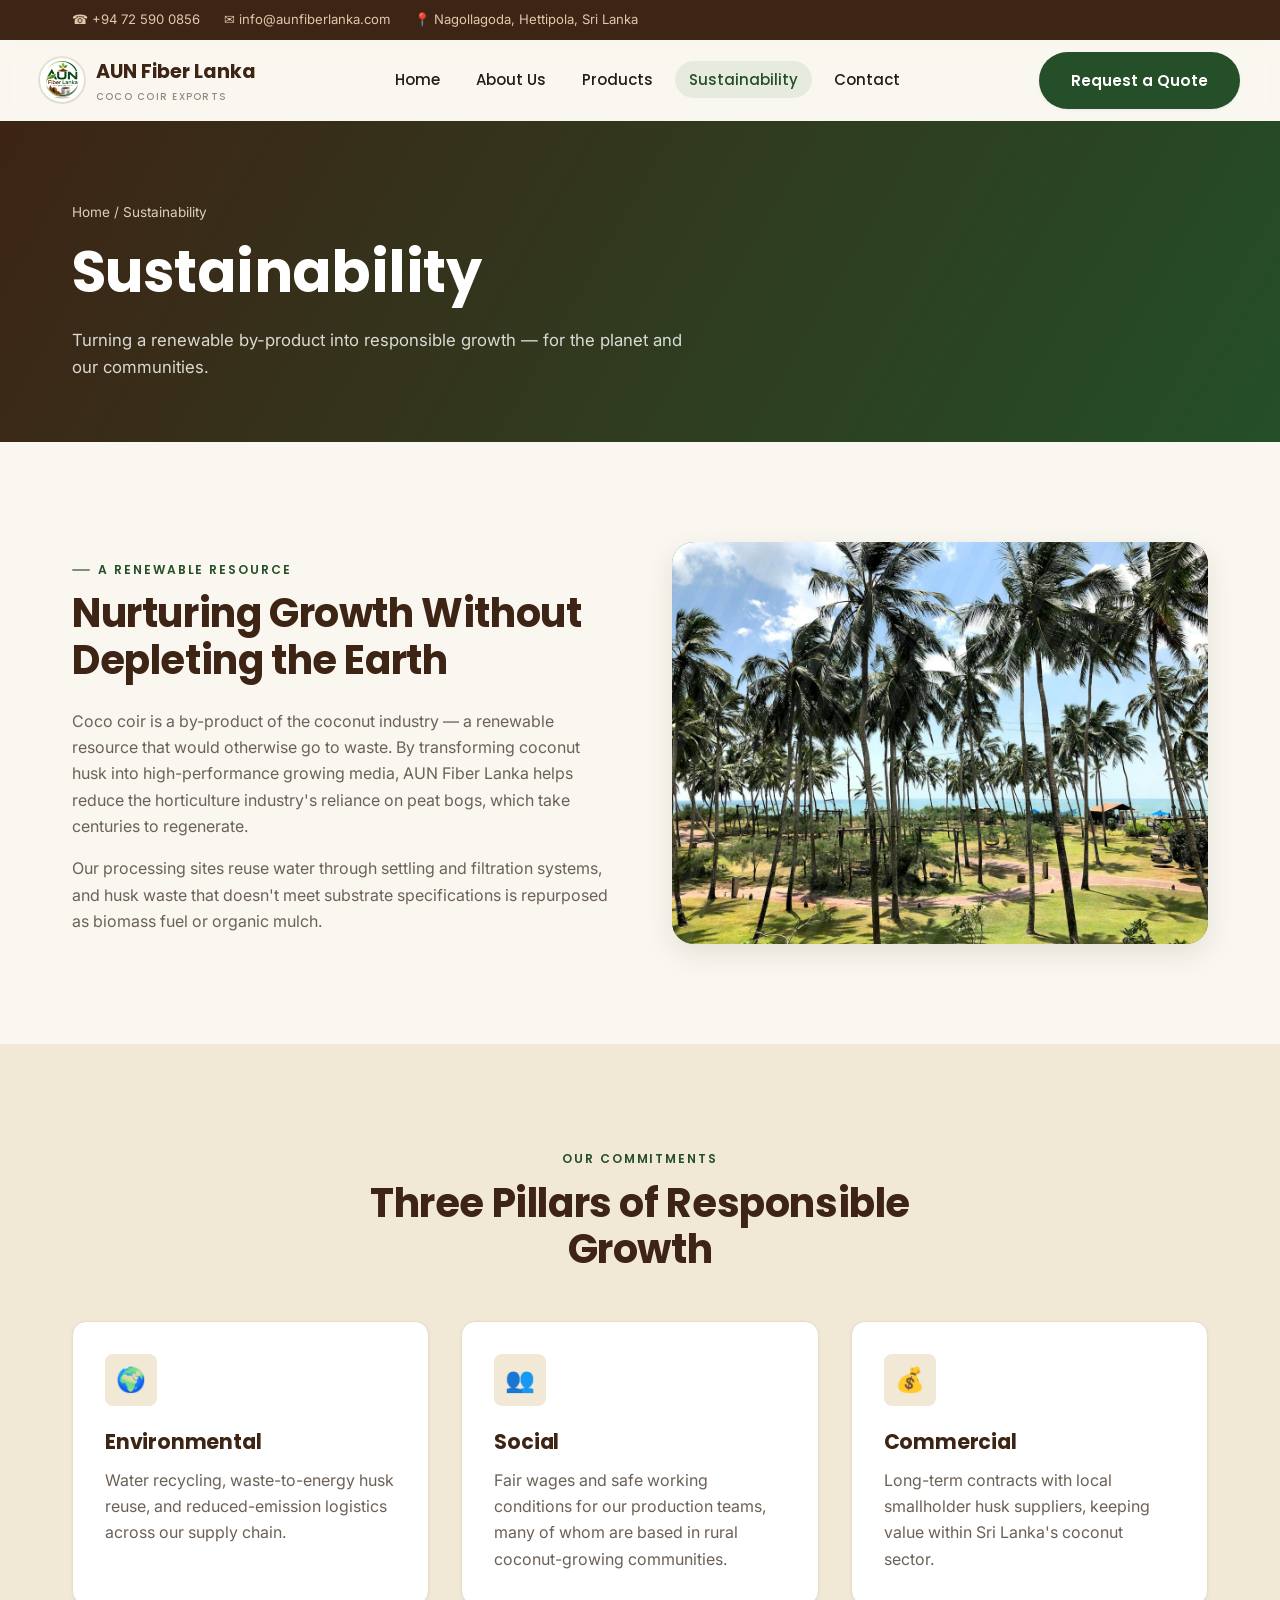
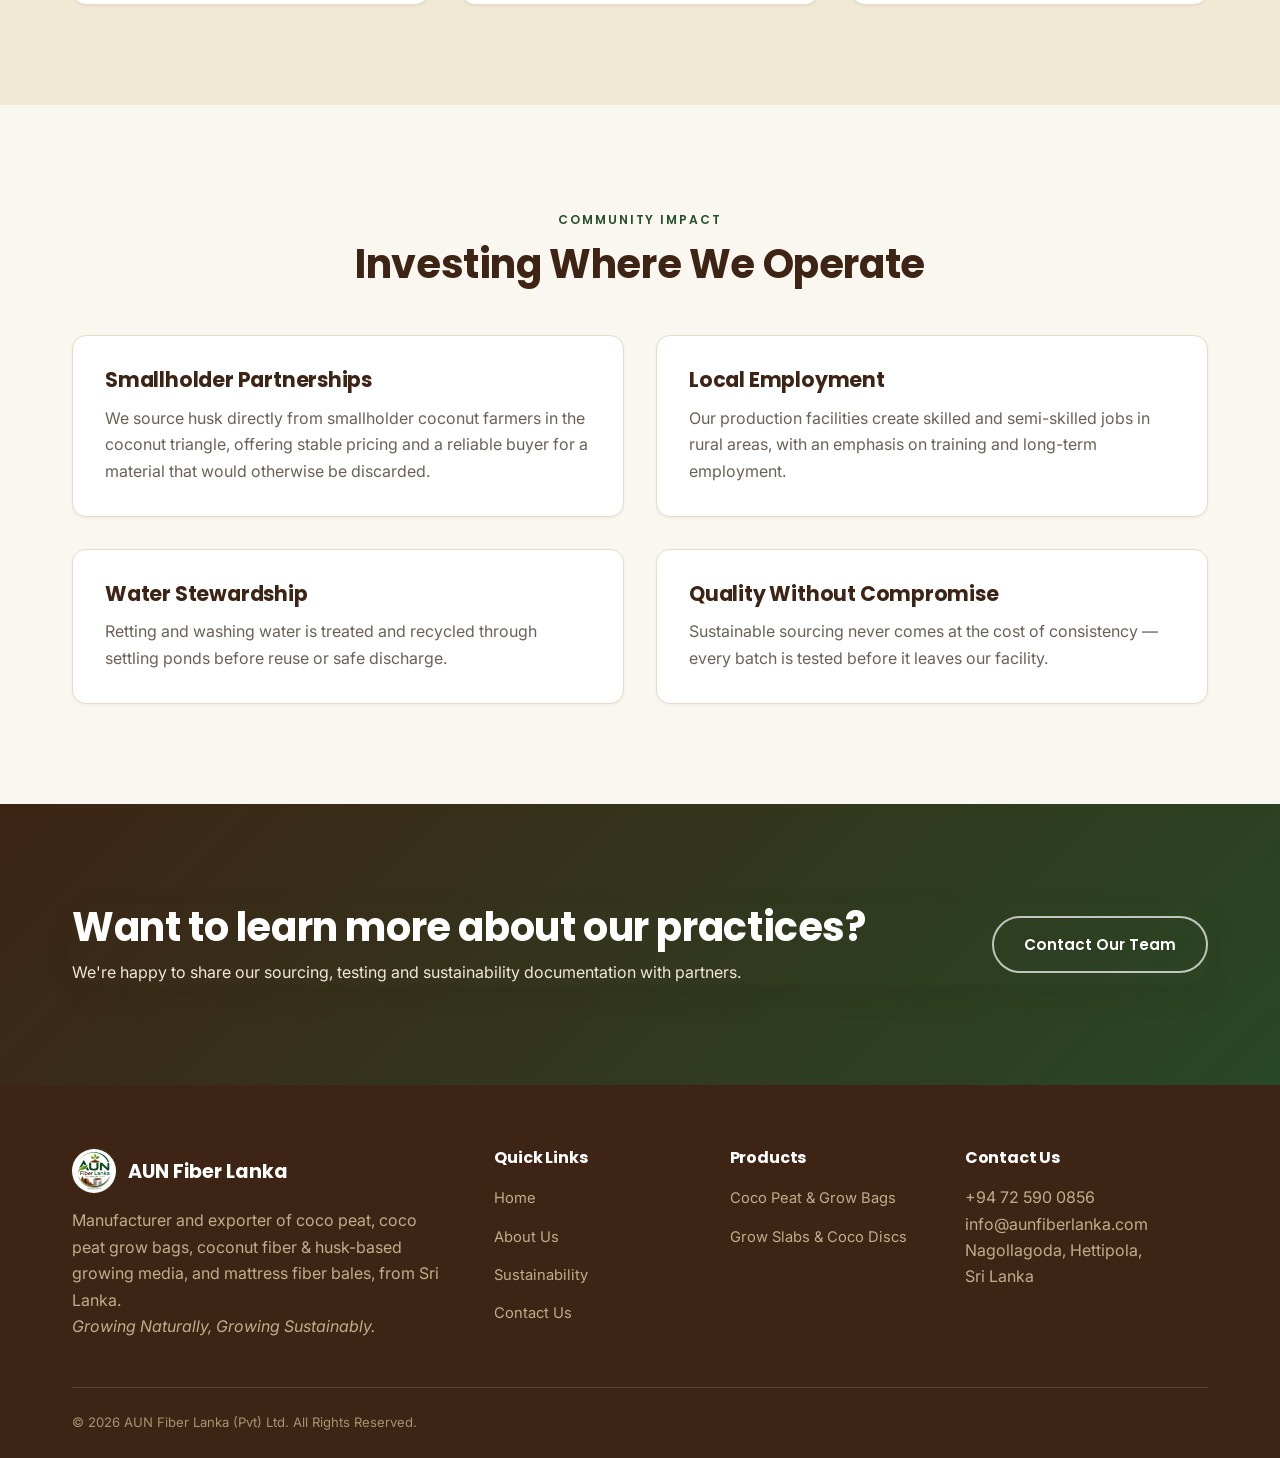
<file: sustainability.html>
<!DOCTYPE html>
<html lang="en">
<head>
<meta charset="UTF-8">
<meta name="viewport" content="width=device-width, initial-scale=1.0">
<title>Sustainability | AUN Fiber Lanka</title>
<meta name="description" content="AUN Fiber Lanka's commitment to sustainable, renewable coco coir production and community impact in Sri Lanka.">
<link rel="preconnect" href="https://fonts.googleapis.com">
<link href="https://fonts.googleapis.com/css2?family=Poppins:wght@500;600;700;800&family=Inter:wght@400;500;600&display=swap" rel="stylesheet">
<link rel="icon" href="images/favicon.ico">
<link rel="stylesheet" href="css/style.css">
</head>
<body>

<div class="topbar">
  <div class="container">
    <div class="topbar-contacts">
      <span>&#9742; +94 72 590 0856</span>
      <span>&#9993; info@aunfiberlanka.com</span>
      <span>&#128205; Nagollagoda, Hettipola, Sri Lanka</span>
    </div>
  </div>
</div>

<header class="site-header">
  <div class="container nav">
    <a href="index.html" class="brand">
      <img class="brand-mark" src="images/logo.png" alt="AUN Fiber Lanka logo">
      <span>AUN Fiber Lanka<br><small>Coco Coir Exports</small></span>
    </a>
    <nav>
      <ul class="nav-links">
        <li><a href="index.html">Home</a></li>
        <li><a href="about.html">About Us</a></li>
        <li><a href="products.html">Products</a></li>
        <li><a href="sustainability.html" class="active">Sustainability</a></li>
        <li><a href="contact.html">Contact</a></li>
      </ul>
    </nav>
    <div class="nav-cta">
      <a href="contact.html" class="btn btn-primary">Request a Quote</a>
    </div>
    <button class="nav-toggle" aria-label="Toggle menu"><span></span><span></span><span></span></button>
  </div>
</header>

<section class="page-hero">
  <div class="container">
    <div class="breadcrumb"><a href="index.html">Home</a> / Sustainability</div>
    <h1>Sustainability</h1>
    <p>Turning a renewable by-product into responsible growth &mdash; for the planet and our communities.</p>
  </div>
</section>

<section class="section">
  <div class="container split">
    <div>
      <span class="eyebrow">A Renewable Resource</span>
      <h2>Nurturing Growth Without Depleting the Earth</h2>
      <p>Coco coir is a by-product of the coconut industry &mdash; a renewable resource that would otherwise go to waste. By transforming coconut husk into high-performance growing media, AUN Fiber Lanka helps reduce the horticulture industry's reliance on peat bogs, which take centuries to regenerate.</p>
      <p>Our processing sites reuse water through settling and filtration systems, and husk waste that doesn't meet substrate specifications is repurposed as biomass fuel or organic mulch.</p>
    </div>
    <div class="media-block"><img src="images/sustainability-plantation.jpg" alt="Coconut palm plantation, a renewable resource"></div>
  </div>
</section>

<section class="section section--sand">
  <div class="container">
    <div class="section-head center">
      <span class="eyebrow">Our Commitments</span>
      <h2>Three Pillars of Responsible Growth</h2>
    </div>
    <div class="grid grid-3">
      <div class="card">
        <div class="icon">&#127757;</div>
        <h3>Environmental</h3>
        <p>Water recycling, waste-to-energy husk reuse, and reduced-emission logistics across our supply chain.</p>
      </div>
      <div class="card">
        <div class="icon">&#128101;</div>
        <h3>Social</h3>
        <p>Fair wages and safe working conditions for our production teams, many of whom are based in rural coconut-growing communities.</p>
      </div>
      <div class="card">
        <div class="icon">&#128176;</div>
        <h3>Commercial</h3>
        <p>Long-term contracts with local smallholder husk suppliers, keeping value within Sri Lanka's coconut sector.</p>
      </div>
    </div>
  </div>
</section>

<section class="section">
  <div class="container">
    <div class="section-head center">
      <span class="eyebrow">Community Impact</span>
      <h2>Investing Where We Operate</h2>
    </div>
    <div class="grid grid-2">
      <div class="card">
        <h3>Smallholder Partnerships</h3>
        <p>We source husk directly from smallholder coconut farmers in the coconut triangle, offering stable pricing and a reliable buyer for a material that would otherwise be discarded.</p>
      </div>
      <div class="card">
        <h3>Local Employment</h3>
        <p>Our production facilities create skilled and semi-skilled jobs in rural areas, with an emphasis on training and long-term employment.</p>
      </div>
      <div class="card">
        <h3>Water Stewardship</h3>
        <p>Retting and washing water is treated and recycled through settling ponds before reuse or safe discharge.</p>
      </div>
      <div class="card">
        <h3>Quality Without Compromise</h3>
        <p>Sustainable sourcing never comes at the cost of consistency &mdash; every batch is tested before it leaves our facility.</p>
      </div>
    </div>
  </div>
</section>

<section class="section section--dark">
  <div class="container">
    <div class="cta-band" style="background:none; padding:0;">
      <div>
        <h2>Want to learn more about our practices?</h2>
        <p>We're happy to share our sourcing, testing and sustainability documentation with partners.</p>
      </div>
      <a href="contact.html" class="btn btn-outline">Contact Our Team</a>
    </div>
  </div>
</section>

<footer class="site-footer">
  <div class="container">
    <div class="footer-grid">
      <div>
        <div class="brand" style="color:white; margin-bottom:14px;">
          <img class="brand-mark" src="images/logo.png" alt="AUN Fiber Lanka logo">
          <span>AUN Fiber Lanka</span>
        </div>
        <p>Manufacturer and exporter of coco peat, coco peat grow bags, coconut fiber &amp; husk-based growing media, and mattress fiber bales, from Sri Lanka. <br><em>Growing Naturally, Growing Sustainably.</em></p>
      </div>
      <div>
        <h4>Quick Links</h4>
        <ul>
          <li><a href="index.html">Home</a></li>
          <li><a href="about.html">About Us</a></li>
          <li><a href="sustainability.html">Sustainability</a></li>
          <li><a href="contact.html">Contact Us</a></li>
        </ul>
      </div>
      <div>
        <h4>Products</h4>
        <ul>
          <li><a href="products.html">Coco Peat &amp; Grow Bags</a></li>
          <li><a href="products.html">Grow Slabs &amp; Coco Discs</a></li>
        </ul>
      </div>
      <div>
        <h4>Contact Us</h4>
        <p>+94 72 590 0856<br>info@aunfiberlanka.com<br>Nagollagoda, Hettipola,<br>Sri Lanka</p>
      </div>
    </div>
    <div class="footer-bottom">
      <span>&copy; <span id="year"></span> AUN Fiber Lanka (Pvt) Ltd. All Rights Reserved.</span>
    </div>
  </div>
</footer>

<script src="js/main.js"></script>
</body>
</html>
</file>
<file: css/style.css>
/* ==========================================================================
   AUN Fiber Lanka — global styles (design system v2)
   ========================================================================== */

:root {
  /* Brand colors */
  --color-coir: #6b4226;
  --color-coir-dark: #3d2414;
  --color-leaf: #3f7d43;
  --color-leaf-dark: #244f28;
  --color-cream: #faf7f0;
  --color-sand: #f1e8d6;
  --color-ink: #221d18;
  --color-muted: #6c6157;
  --color-muted-2: #948a7d;
  --color-white: #ffffff;
  --color-border: #e7dcc7;

  /* Elevation */
  --shadow-xs: 0 1px 3px rgba(34, 29, 24, 0.06);
  --shadow-sm: 0 4px 12px rgba(34, 29, 24, 0.08);
  --shadow-md: 0 10px 28px rgba(34, 29, 24, 0.10);
  --shadow-lg: 0 24px 56px rgba(34, 29, 24, 0.16);
  --focus-ring: 0 0 0 3px rgba(63, 125, 67, 0.35);

  /* Spacing scale */
  --space-1: 4px;
  --space-2: 8px;
  --space-3: 12px;
  --space-4: 16px;
  --space-5: 24px;
  --space-6: 32px;
  --space-7: 48px;
  --space-8: 64px;
  --space-9: 96px;

  /* Radius scale */
  --radius-sm: 8px;
  --radius-md: 14px;
  --radius-lg: 22px;
  --radius-pill: 999px;
  --radius: var(--radius-md); /* legacy alias */

  --max-width: 1200px;
  --font-head: "Poppins", "Segoe UI", sans-serif;
  --font-body: "Inter", "Segoe UI", sans-serif;
  --ease: cubic-bezier(0.22, 1, 0.36, 1);
  --transition: 220ms var(--ease);
}

* { box-sizing: border-box; }
html { scroll-behavior: smooth; }

@media (prefers-reduced-motion: reduce) {
  html { scroll-behavior: auto; }
  *, *::before, *::after { animation-duration: 0.001ms !important; transition-duration: 0.001ms !important; }
}

body {
  margin: 0;
  font-family: var(--font-body);
  color: var(--color-ink);
  background: var(--color-cream);
  line-height: 1.65;
  -webkit-font-smoothing: antialiased;
  text-rendering: optimizeLegibility;
}

img { max-width: 100%; display: block; }

::selection { background: var(--color-leaf); color: var(--color-white); }

a { color: var(--color-leaf-dark); text-decoration: none; transition: color var(--transition); }
a:hover { color: var(--color-leaf); }

:focus-visible {
  outline: none;
  box-shadow: var(--focus-ring);
  border-radius: var(--radius-sm);
}

h1, h2, h3, h4 {
  font-family: var(--font-head);
  color: var(--color-coir-dark);
  line-height: 1.18;
  letter-spacing: -0.01em;
  margin: 0 0 0.6em;
}

h1 { font-size: clamp(2.1rem, 1.5rem + 2.6vw, 3.6rem); }
h2 { font-size: clamp(1.6rem, 1.2rem + 1.6vw, 2.5rem); }
h3 { font-size: 1.28rem; }

p { margin: 0 0 1em; color: var(--color-muted); }
p:last-child { margin-bottom: 0; }

.container {
  max-width: var(--max-width);
  margin: 0 auto;
  padding: 0 clamp(20px, 4vw, 32px);
}

.section { padding: clamp(56px, 8vw, 100px) 0; }
.section--tight { padding: clamp(40px, 5vw, 64px) 0; }
.section--sand { background: var(--color-sand); }
.section--dark {
  background: linear-gradient(135deg, var(--color-coir-dark), var(--color-leaf-dark) 120%);
  color: var(--color-white);
}
.section--dark h2, .section--dark h3, .section--dark p { color: var(--color-white); }
.section--dark p { color: rgba(255,255,255,0.82); }
.section--dark .eyebrow { color: #cfe8d1; }

.eyebrow {
  display: inline-flex;
  align-items: center;
  gap: 8px;
  font-family: var(--font-head);
  font-size: 0.76rem;
  font-weight: 600;
  letter-spacing: 0.16em;
  text-transform: uppercase;
  color: var(--color-leaf-dark);
  margin-bottom: 0.85em;
}
.eyebrow::before {
  content: "";
  width: 18px; height: 2px;
  background: currentColor;
  border-radius: 2px;
  opacity: 0.6;
}

.section-head { max-width: 680px; margin: 0 0 var(--space-7); }
.section-head.center { margin-left: auto; margin-right: auto; text-align: center; }
.section-head.center .eyebrow::before { display: none; }

/* ---------- Buttons ---------- */
.btn {
  display: inline-flex;
  align-items: center;
  justify-content: center;
  gap: 8px;
  padding: 14px 30px;
  border-radius: var(--radius-pill);
  font-family: var(--font-head);
  font-weight: 600;
  font-size: 0.95rem;
  border: 2px solid transparent;
  cursor: pointer;
  white-space: nowrap;
  transition: transform var(--transition), box-shadow var(--transition), background var(--transition), color var(--transition), border-color var(--transition);
}
.btn-primary { background: var(--color-leaf-dark); color: var(--color-white); box-shadow: var(--shadow-xs); }
.btn-primary:hover { background: var(--color-leaf); transform: translateY(-2px); box-shadow: var(--shadow-md); }
.btn-primary:active { transform: translateY(0); }
.btn-outline { border-color: rgba(255,255,255,0.7); color: var(--color-white); }
.btn-outline:hover { background: var(--color-white); color: var(--color-coir-dark); border-color: var(--color-white); transform: translateY(-2px); }
.btn-outline-dark { border-color: var(--color-coir-dark); color: var(--color-coir-dark); }
.btn-outline-dark:hover { background: var(--color-coir-dark); color: var(--color-white); transform: translateY(-2px); }

/* ---------- Topbar ---------- */
.topbar {
  background: var(--color-coir-dark);
  color: #ddc9ac;
  font-size: 0.82rem;
}
.topbar .container {
  display: flex;
  justify-content: space-between;
  align-items: center;
  padding-top: 9px;
  padding-bottom: 9px;
  gap: 16px;
  flex-wrap: wrap;
}
.topbar a { color: #ddc9ac; }
.topbar a:hover { color: var(--color-white); }
.topbar-contacts { display: flex; gap: 24px; flex-wrap: wrap; }
.topbar-social { display: flex; gap: 16px; }
.topbar-social a { font-weight: 600; font-size: 0.78rem; letter-spacing: 0.02em; }

/* ---------- Header ---------- */
.site-header {
  position: sticky;
  top: 0;
  z-index: 50;
  background: rgba(250, 247, 240, 0.98);
  box-shadow: 0 1px 0 rgba(34,29,24,0.06);
  transition: box-shadow var(--transition), background var(--transition);
}
.site-header.scrolled { box-shadow: var(--shadow-sm); }

@supports (backdrop-filter: blur(1px)) or (-webkit-backdrop-filter: blur(1px)) {
  /* Blur only on wide viewports: backdrop-filter creates a CSS containing
     block, which breaks position:fixed on the mobile nav panel below. */
  @media (min-width: 1025px) {
    .site-header { background: rgba(250, 247, 240, 0.88); backdrop-filter: blur(10px); -webkit-backdrop-filter: blur(10px); }
  }
}

.nav {
  display: flex;
  align-items: center;
  justify-content: space-between;
  padding: 12px 0;
  gap: 20px;
}
.brand {
  display: flex;
  align-items: center;
  gap: 12px;
  font-family: var(--font-head);
  font-weight: 700;
  font-size: 1.2rem;
  color: var(--color-coir-dark);
}
.brand-mark {
  width: 44px; height: 44px;
  border-radius: 50%;
  background: var(--color-white);
  display: flex; align-items: center; justify-content: center;
  box-shadow: 0 0 0 2px rgba(107,66,38,0.12), var(--shadow-xs);
  padding: 3px;
  object-fit: contain;
  flex-shrink: 0;
}
.brand small { display: block; font-weight: 500; font-size: 0.6rem; letter-spacing: 0.13em; color: var(--color-muted-2); text-transform: uppercase; margin-top: 1px; }

.nav-links {
  display: flex;
  gap: 8px;
  list-style: none;
  margin: 0; padding: 0;
  font-family: var(--font-head);
  font-weight: 500;
  font-size: 0.94rem;
}
.nav-links a {
  color: var(--color-ink);
  padding: 8px 14px;
  border-radius: var(--radius-pill);
  transition: color var(--transition), background var(--transition);
}
.nav-links a.active { color: var(--color-leaf-dark); background: rgba(63,125,67,0.10); }
.nav-links a:hover { color: var(--color-leaf-dark); background: rgba(63,125,67,0.08); }

.nav-cta { display: flex; align-items: center; gap: 18px; }

.nav-toggle {
  display: none;
  flex-direction: column;
  justify-content: center;
  gap: 5px;
  width: 40px; height: 40px;
  background: none;
  border: none;
  cursor: pointer;
  padding: 6px;
  border-radius: var(--radius-sm);
  z-index: 60;
}
.nav-toggle span {
  width: 24px; height: 2px;
  background: var(--color-coir-dark);
  border-radius: 2px;
  transition: transform var(--transition), opacity var(--transition);
  transform-origin: center;
}
.site-header.open .nav-toggle span:nth-child(1) { transform: translateY(7px) rotate(45deg); }
.site-header.open .nav-toggle span:nth-child(2) { opacity: 0; }
.site-header.open .nav-toggle span:nth-child(3) { transform: translateY(-7px) rotate(-45deg); }

/* ---------- Hero ---------- */
.hero {
  position: relative;
  background:
    linear-gradient(120deg, rgba(31,26,21,0.86), rgba(36,79,40,0.76)),
    url('../images/hero-greenhouse.jpg');
  background-size: cover;
  background-position: center;
  color: var(--color-white);
  overflow: hidden;
}
.hero .container {
  padding-top: clamp(72px, 12vw, 130px);
  padding-bottom: clamp(72px, 12vw, 130px);
  max-width: 780px;
}
.hero h1 { color: var(--color-white); }
.hero p.lead { color: #f3ecdc; font-size: 1.14rem; max-width: 560px; }
.hero-actions { display: flex; gap: 16px; margin-top: var(--space-6); flex-wrap: wrap; }
.hero-badges {
  display: flex; gap: clamp(20px, 4vw, 32px); margin-top: var(--space-8); flex-wrap: wrap;
  padding-top: var(--space-6);
  border-top: 1px solid rgba(255,255,255,0.18);
}
.hero-badge { font-family: var(--font-head); }
.hero-badge b { display: block; font-size: 1.7rem; color: var(--color-white); }
.hero-badge span { font-size: 0.78rem; color: #dcd0b8; text-transform: uppercase; letter-spacing: 0.08em; }

.page-hero {
  background: linear-gradient(120deg, var(--color-coir-dark), var(--color-leaf-dark));
  color: var(--color-white);
  padding: clamp(56px, 8vw, 80px) 0 clamp(44px, 6vw, 60px);
}
.page-hero h1 { color: var(--color-white); margin-bottom: 0.35em; }
.page-hero p { color: rgba(255,255,255,0.82); font-size: 1.05rem; max-width: 640px; }
.breadcrumb { font-size: 0.85rem; color: #dcd0b8; margin-bottom: var(--space-4); }
.breadcrumb a { color: #dcd0b8; }
.breadcrumb a:hover { color: var(--color-white); }

/* ---------- Cards / grids ---------- */
.grid { display: grid; gap: var(--space-6); }
.grid-2 { grid-template-columns: repeat(2, 1fr); }
.grid-3 { grid-template-columns: repeat(3, 1fr); }
.grid-4 { grid-template-columns: repeat(4, 1fr); }

.card {
  background: var(--color-white);
  border: 1px solid var(--color-border);
  border-radius: var(--radius-md);
  padding: var(--space-6);
  box-shadow: var(--shadow-xs);
  height: 100%;
  transition: transform var(--transition), box-shadow var(--transition), border-color var(--transition);
}
.card:hover { transform: translateY(-4px); box-shadow: var(--shadow-md); border-color: transparent; }
.card .icon {
  width: 52px; height: 52px;
  border-radius: var(--radius-sm);
  background: var(--color-sand);
  display: flex; align-items: center; justify-content: center;
  font-size: 1.5rem;
  margin-bottom: var(--space-5);
}

.stat-strip {
  display: grid;
  grid-template-columns: repeat(4, 1fr);
  gap: var(--space-5);
  text-align: center;
}
.stat-strip .stat {
  padding: var(--space-5) var(--space-3);
  background: var(--color-white);
  border: 1px solid var(--color-border);
  border-radius: var(--radius-md);
}
.stat-strip .stat b {
  display: block;
  font-family: var(--font-head);
  font-size: clamp(1.9rem, 1.5rem + 1vw, 2.5rem);
  color: var(--color-leaf-dark);
}
.stat-strip .stat span { font-size: 0.82rem; color: var(--color-muted); text-transform: uppercase; letter-spacing: 0.06em; }

.split {
  display: grid;
  grid-template-columns: 1fr 1fr;
  gap: clamp(32px, 6vw, 64px);
  align-items: center;
}

.media-block {
  border-radius: var(--radius-lg);
  min-height: 340px;
  background: linear-gradient(135deg, var(--color-leaf) 0%, var(--color-coir) 100%);
  box-shadow: var(--shadow-md);
  position: relative;
  overflow: hidden;
}
.media-block::after {
  content: "";
  position: absolute; inset: 0;
  background: repeating-linear-gradient(115deg, rgba(255,255,255,0.06) 0 10px, transparent 10px 22px);
  pointer-events: none;
}
.media-block img,
.media-block iframe {
  width: 100%;
  height: 100%;
  min-height: 340px;
  object-fit: cover;
  display: block;
  border: 0;
}

.product-card {
  background: var(--color-white);
  border: 1px solid var(--color-border);
  border-radius: var(--radius-md);
  overflow: hidden;
  box-shadow: var(--shadow-xs);
  transition: transform var(--transition), box-shadow var(--transition), border-color var(--transition);
}
.product-card:hover { transform: translateY(-6px); box-shadow: var(--shadow-lg); border-color: transparent; }
.product-thumb {
  height: 200px;
  display: flex; align-items: center; justify-content: center;
  font-size: 2.4rem;
  color: white;
  background: linear-gradient(135deg, var(--color-coir), var(--color-coir-dark));
  overflow: hidden;
}
.product-thumb img {
  width: 100%;
  height: 100%;
  object-fit: cover;
  object-position: center;
  transition: transform 420ms var(--ease);
}
.product-card:hover .product-thumb img { transform: scale(1.06); }
.product-card .body { padding: var(--space-6); }
.product-card h3 { margin-bottom: 0.4em; font-size: 1.1rem; }
.product-card p { font-size: 0.92rem; margin-bottom: 0.6em; }
.product-card .tag {
  display: inline-block;
  font-size: 0.7rem;
  font-weight: 600;
  text-transform: uppercase;
  letter-spacing: 0.06em;
  color: var(--color-leaf-dark);
  background: var(--color-sand);
  padding: 4px 11px;
  border-radius: var(--radius-pill);
  margin-bottom: 12px;
}

.steps { display: grid; grid-template-columns: repeat(4, 1fr); gap: var(--space-6); counter-reset: step; }
.step {
  position: relative;
  padding: var(--space-6) var(--space-5) var(--space-5);
  padding-top: 58px;
  background: rgba(255,255,255,0.06);
  border: 1px solid rgba(255,255,255,0.14);
  border-radius: var(--radius-md);
}
.step::before {
  counter-increment: step;
  content: counter(step);
  position: absolute; top: var(--space-5); left: var(--space-5);
  width: 38px; height: 38px;
  border-radius: 50%;
  background: var(--color-white);
  color: var(--color-leaf-dark);
  display: flex; align-items: center; justify-content: center;
  font-family: var(--font-head); font-weight: 700;
  box-shadow: var(--shadow-sm);
}
.step h3 { color: var(--color-white); }

.timeline { border-left: 3px solid var(--color-border); padding-left: var(--space-6); display: flex; flex-direction: column; gap: var(--space-6); }
.timeline-item { position: relative; }
.timeline-item::before {
  content: "";
  position: absolute; left: -38px; top: 4px;
  width: 14px; height: 14px; border-radius: 50%;
  background: var(--color-leaf-dark);
  border: 3px solid var(--color-cream);
  box-shadow: var(--shadow-xs);
}
.timeline-item b { color: var(--color-coir-dark); font-family: var(--font-head); }

.quote-block {
  background: rgba(255,255,255,0.08);
  border: 1px solid rgba(255,255,255,0.16);
  border-radius: var(--radius-lg);
  padding: clamp(28px, 4vw, 40px);
  font-size: 1.12rem;
  font-style: italic;
  line-height: 1.6;
  position: relative;
}

.logo-strip {
  display: flex; gap: 40px; align-items: center; flex-wrap: wrap; justify-content: center;
  opacity: 0.75;
}
.logo-strip span {
  font-family: var(--font-head); font-weight: 700; letter-spacing: 0.04em;
  color: var(--color-muted); font-size: 1rem;
}

.map-list { display: grid; grid-template-columns: repeat(3, 1fr); gap: var(--space-4); }
.map-list li {
  list-style: none;
  background: var(--color-white);
  border: 1px solid var(--color-border);
  border-radius: var(--radius-sm);
  padding: var(--space-4) var(--space-5);
  font-size: 0.92rem;
  font-weight: 500;
  box-shadow: var(--shadow-xs);
  transition: box-shadow var(--transition), transform var(--transition);
}
.map-list li:hover { box-shadow: var(--shadow-sm); transform: translateY(-2px); }

/* ---------- Forms ---------- */
.form-grid { display: grid; grid-template-columns: 1fr 1fr; gap: var(--space-5); }
.form-grid .full { grid-column: 1 / -1; }
label { display: block; font-family: var(--font-head); font-size: 0.85rem; font-weight: 600; margin-bottom: 7px; color: var(--color-coir-dark); }
input, select, textarea {
  width: 100%;
  padding: 13px 16px;
  border: 1.5px solid var(--color-border);
  border-radius: var(--radius-sm);
  font-family: var(--font-body);
  font-size: 0.95rem;
  background: var(--color-white);
  color: var(--color-ink);
  transition: border-color var(--transition), box-shadow var(--transition);
}
input:hover, select:hover, textarea:hover { border-color: var(--color-muted-2); }
input:focus, select:focus, textarea:focus { outline: none; border-color: var(--color-leaf); box-shadow: var(--focus-ring); }
textarea { resize: vertical; min-height: 130px; }

.contact-info-card { background: var(--color-white); border: 1px solid var(--color-border); border-radius: var(--radius-md); padding: var(--space-6); box-shadow: var(--shadow-sm); }
.contact-info-card ul { list-style: none; margin: 0; padding: 0; display: flex; flex-direction: column; gap: var(--space-5); }
.contact-info-card li { display: flex; gap: var(--space-4); align-items: flex-start; }
.contact-info-card .icon { flex-shrink: 0; width: 42px; height: 42px; border-radius: var(--radius-sm); background: var(--color-sand); display: flex; align-items: center; justify-content: center; }

.form-note { font-size: 0.82rem; color: var(--color-muted-2); margin-top: var(--space-3); }
.form-success {
  display: none;
  background: #e5f2e6;
  border: 1.5px solid var(--color-leaf);
  color: var(--color-leaf-dark);
  padding: var(--space-4) var(--space-5);
  border-radius: var(--radius-sm);
  font-size: 0.92rem;
  margin-bottom: var(--space-5);
}
.form-success.show { display: block; }

/* ---------- CTA band ---------- */
.cta-band {
  background: linear-gradient(120deg, var(--color-leaf-dark), var(--color-coir-dark));
  color: white;
  border-radius: var(--radius-lg);
  padding: clamp(32px, 5vw, 52px);
  display: flex;
  align-items: center;
  justify-content: space-between;
  gap: var(--space-6);
  flex-wrap: wrap;
  box-shadow: var(--shadow-md);
}
.cta-band h2 { color: white; margin-bottom: 0.2em; }
.cta-band p { color: #f2e8d8; margin: 0; }

/* ---------- Footer ---------- */
.site-footer { background: var(--color-coir-dark); color: #ddc9ac; padding: var(--space-8) 0 var(--space-5); }
.footer-grid { display: grid; grid-template-columns: 2fr 1fr 1fr 1.3fr; gap: var(--space-7); }
.footer-grid h4 { color: white; font-size: 1rem; margin-bottom: 1em; }
.footer-grid p { color: #c2ac8b; }
.footer-grid ul { list-style: none; margin: 0; padding: 0; display: flex; flex-direction: column; gap: var(--space-3); }
.footer-grid a { color: #c2ac8b; font-size: 0.92rem; }
.footer-grid a:hover { color: white; }
.footer-bottom {
  margin-top: var(--space-7);
  padding-top: var(--space-5);
  border-top: 1px solid rgba(255,255,255,0.12);
  display: flex; justify-content: space-between; flex-wrap: wrap; gap: var(--space-3);
  font-size: 0.82rem; color: #a8926f;
}
.footer-social { display: flex; gap: var(--space-3); }
.footer-social a {
  width: 34px; height: 34px; border-radius: 50%;
  background: rgba(255,255,255,0.08);
  display: flex; align-items: center; justify-content: center;
  color: white; font-size: 0.85rem;
  transition: background var(--transition), transform var(--transition);
}
.footer-social a:hover { background: var(--color-leaf); transform: translateY(-2px); }

/* ---------- Responsive ---------- */
@media (max-width: 1024px) {
  .grid-4 { grid-template-columns: repeat(2, 1fr); }
  .grid-3 { grid-template-columns: repeat(2, 1fr); }
  .split { grid-template-columns: 1fr; }
  .stat-strip { grid-template-columns: repeat(2, 1fr); }
  .steps { grid-template-columns: repeat(2, 1fr); }
  .footer-grid { grid-template-columns: 1fr 1fr; }
  .map-list { grid-template-columns: repeat(2, 1fr); }
  .nav-links { display: none; }
}

@media (min-width: 1025px) {
  .nav-toggle { display: none; }
}

@media (max-width: 1024px) {
  .nav-toggle { display: flex; }
  .nav-cta .btn { display: none; }

  .site-header.open::before {
    content: "";
    position: fixed;
    inset: 0;
    background: rgba(20, 16, 12, 0.45);
    backdrop-filter: blur(2px);
    z-index: 55;
    animation: fadeIn var(--transition) both;
  }
  .site-header.open .nav-links {
    display: flex;
    flex-direction: column;
    position: fixed;
    top: 0; right: 0;
    bottom: 0;
    width: min(320px, 84vw);
    background: var(--color-cream);
    padding: 100px var(--space-6) var(--space-6);
    box-shadow: var(--shadow-lg);
    gap: 4px;
    z-index: 58;
    overflow-y: auto;
    animation: slideIn var(--transition) both;
  }
  .site-header.open .nav-links a { padding: 14px 16px; font-size: 1.02rem; border-radius: var(--radius-sm); }
  .site-header.open .nav-toggle {
    position: fixed; top: 20px; right: 20px; z-index: 60;
    background: var(--color-coir-dark);
    border-radius: 50%;
    box-shadow: var(--shadow-md);
  }
  .site-header.open .nav-toggle span { background: var(--color-white); }
}

@keyframes fadeIn { from { opacity: 0; } to { opacity: 1; } }
@keyframes slideIn { from { transform: translateX(100%); } to { transform: translateX(0); } }

@media (max-width: 760px) {
  .topbar-contacts { gap: 12px; }
  .topbar-contacts span:nth-child(3) { display: none; }
  .grid-2, .grid-3, .grid-4 { grid-template-columns: 1fr; }
  .steps { grid-template-columns: 1fr; }
  .form-grid { grid-template-columns: 1fr; }
  .cta-band { flex-direction: column; align-items: flex-start; }
  .footer-grid { grid-template-columns: 1fr; }
  .map-list { grid-template-columns: 1fr; }
  .hero-badges { gap: var(--space-5); }
  .site-header.open .nav-cta { display: none; }
}
</file>
